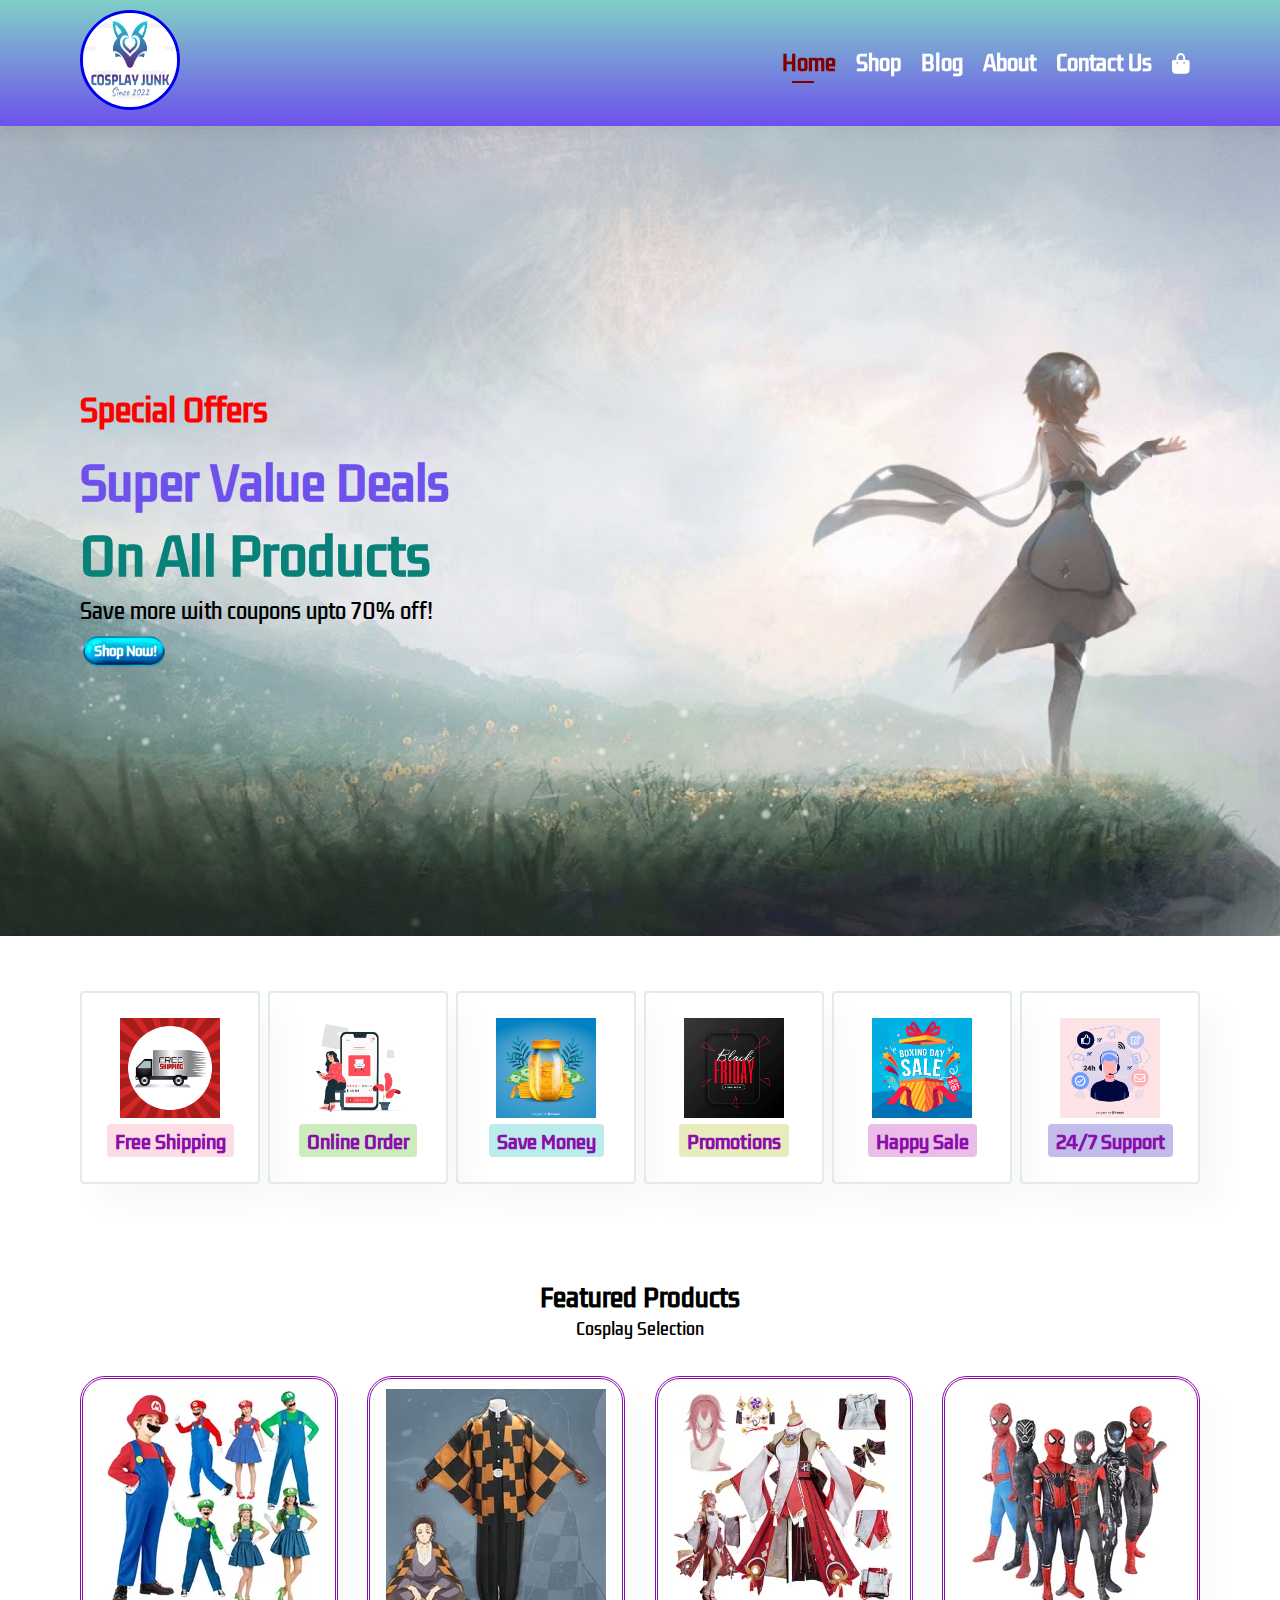
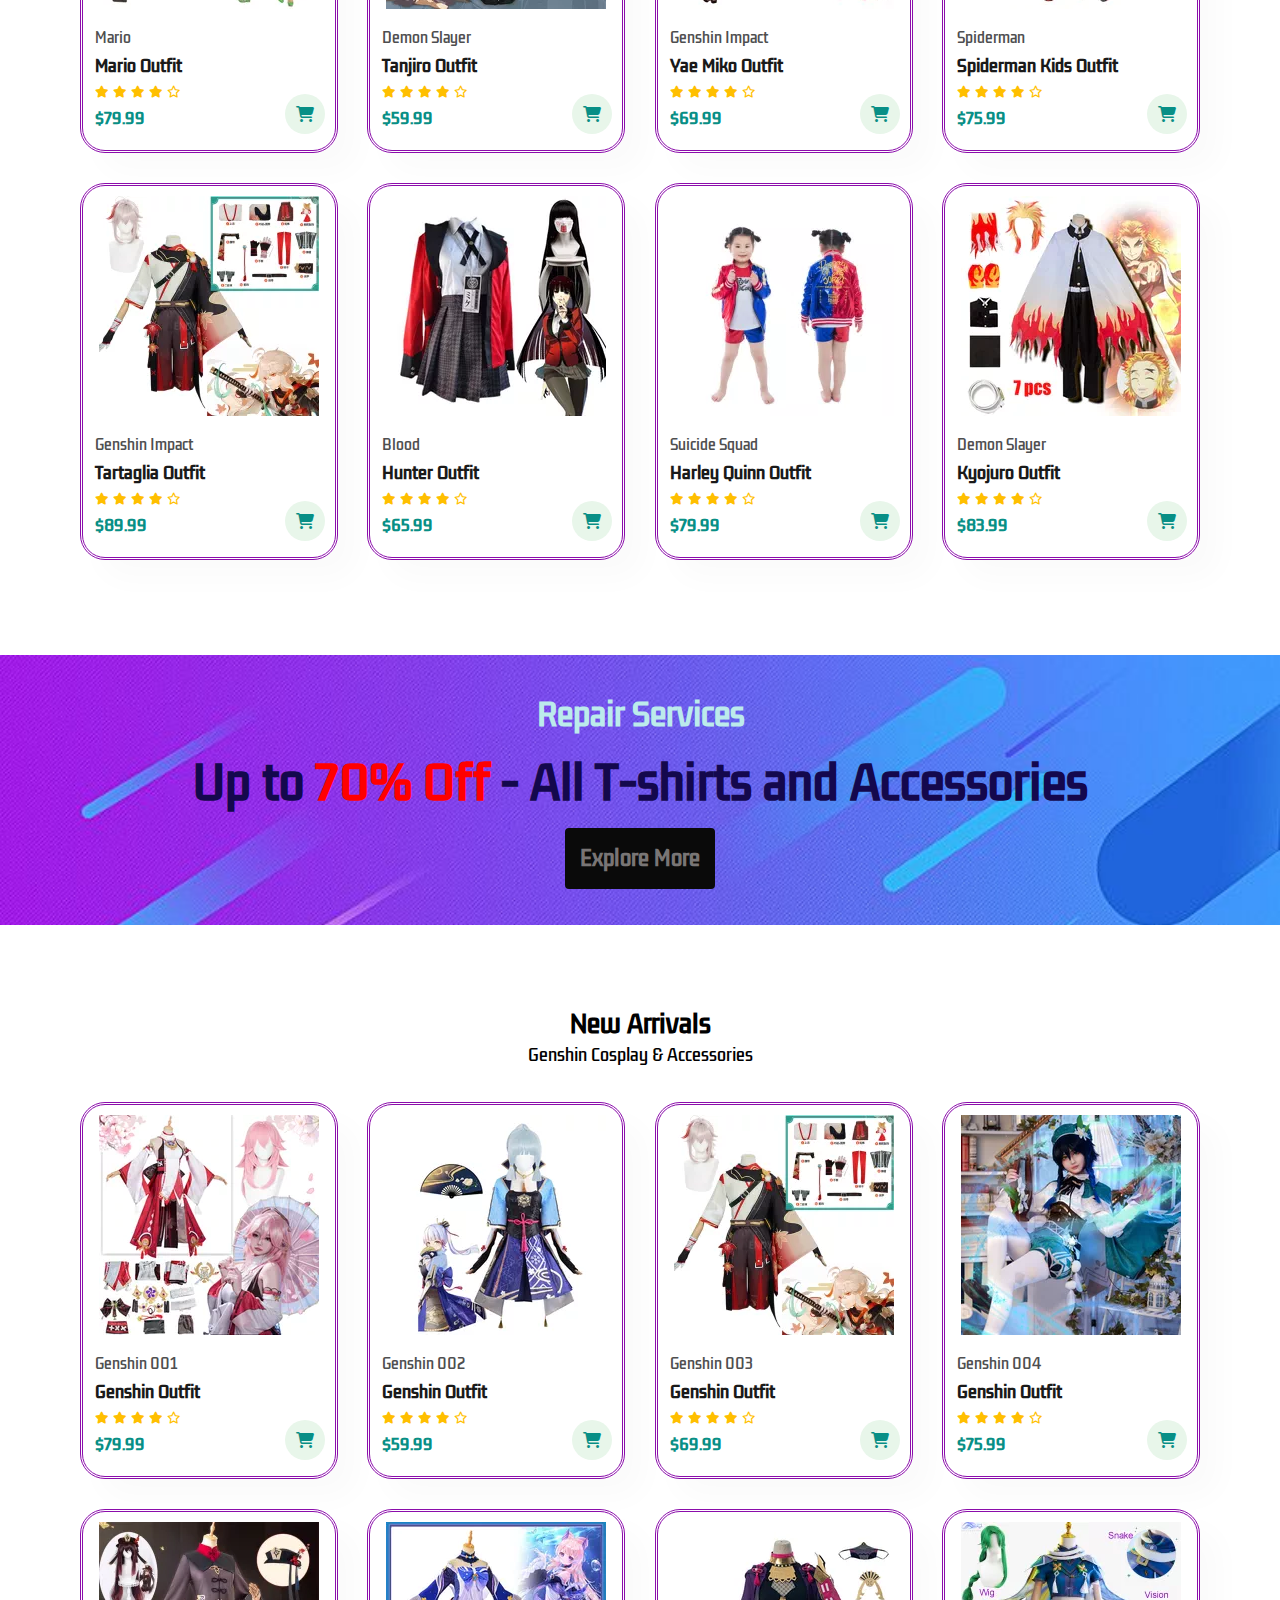
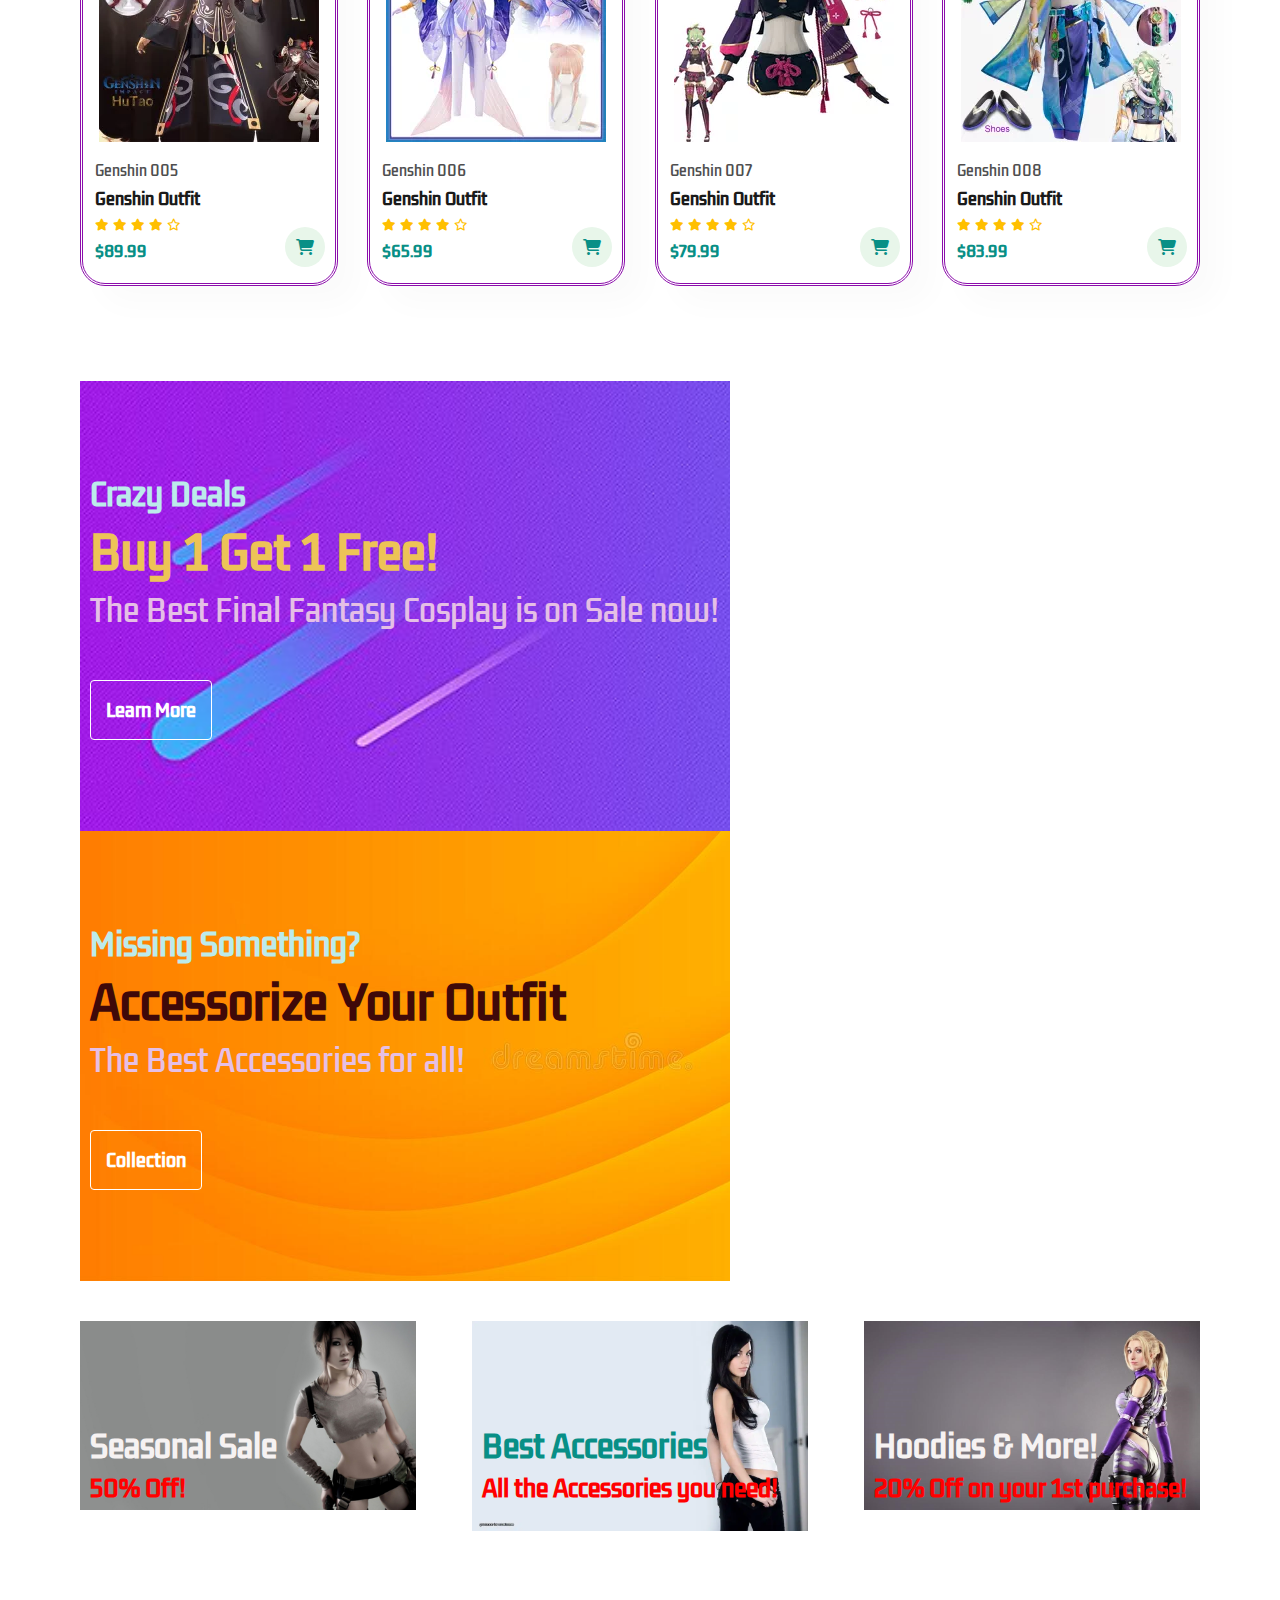
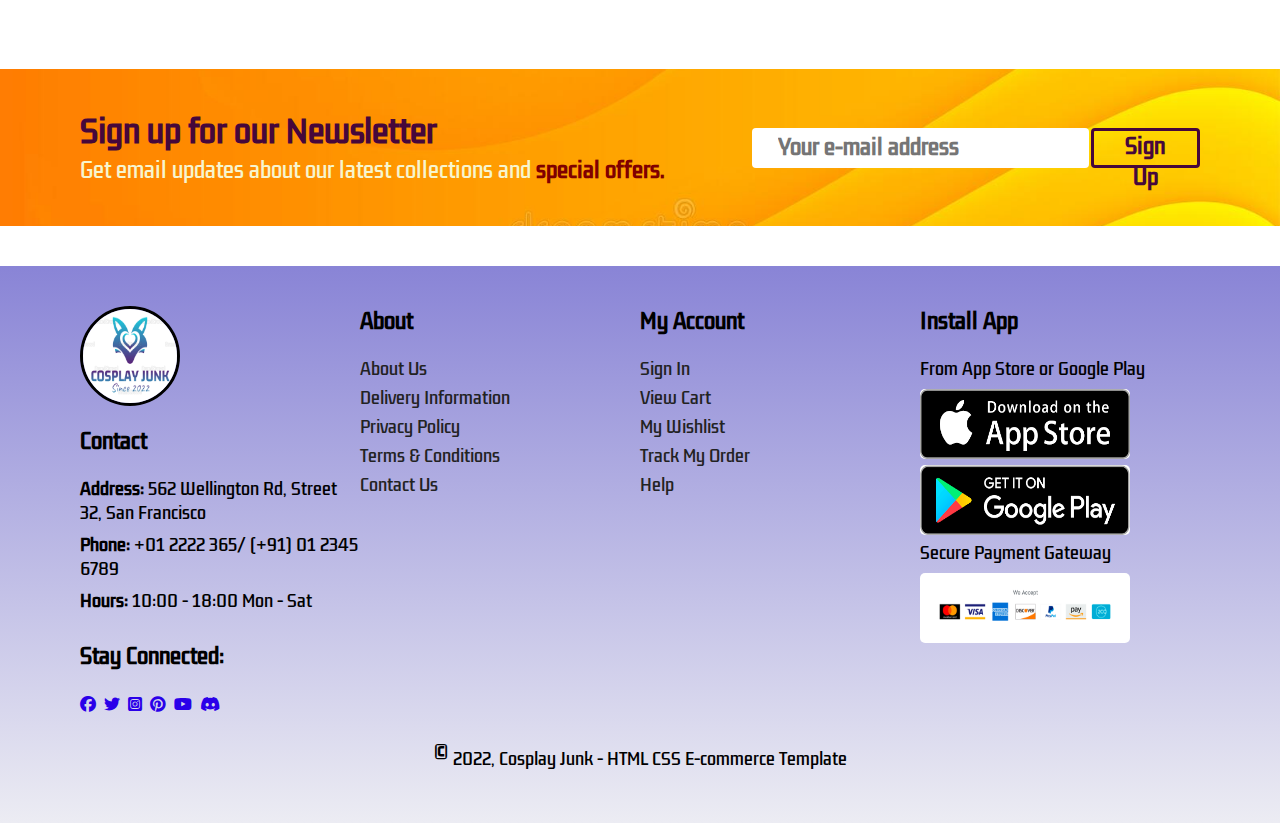
<file: index.html>
<!DOCTYPE html>
<html lang="en">
<head>
    <meta charset="UTF-8">
    <meta http-equiv="X-UA-Compatible" content="IE=edge">
    <meta name="viewport" content="width=device-width, initial-scale=1.0">
    <title>CosplayJunk</title>
    <link rel="stylesheet" href="https://cdnjs.cloudflare.com/ajax/libs/font-awesome/6.1.1/css/all.min.css" />
    <link rel="stylesheet" href="style.css">
</head>
<body>
    <section id="header">
        <a href="#"><img src="images/logo2.png" class="logo" | alt="" /></a>
        <div>
            <ul id="navbar">
                <li><a class="active" href="index.html">Home</a></li>
                <li><a href="shop.html">Shop</a></li>
                <li><a href="blog.html">Blog</a></li>
                <li><a href="about.html">About</a></li>
                <li><a href="contact.html">Contact Us</a></li>
                <li id="lg-bag"><a href="cart.html"><i class="fa-solid fa-bag-shopping"></i></a></li>
                <a href="#" id="close"><i class="fa-solid fa-xmark"></i></a>
            </ul>
        </div>
        <div id="mobile">
            <a href="cart.html"><i class="fa-solid fa-bag-shopping"></i></a>
            <i id="bar" class="fa-solid fa-bars"></i>
        </div>
    </section>

    <section id="hero">
        <h4>Special Offers</h4>
        <h2>Super Value Deals</h2>
        <h1>On All Products</h1>
        <p>Save more with coupons upto 70% off!</p>
        <button>Shop Now!</button>
    </section>

    <section id="feature" class="section-p1">
        <div class="fe-box">
            <img src="images/free-shipping.webp" class="free-shipping" alt="">
            <h6>Free Shipping</h6>
        </div>
        <div class="fe-box">
            <img src="images/order-online.webp" class="online-order" alt="">
            <h6>Online Order</h6>
        </div>
        <div class="fe-box">
            <img src="images/save-money1.webp" class="save-money" alt="">
            <h6>Save Money</h6>
        </div>
        <div class="fe-box">
            <img src="images/promotion.webp" class="promotions" alt="">
            <h6>Promotions</h6>
        </div>
        <div class="fe-box">
            <img src="images/happy-sale1.webp" class="happy-sale" alt="">
            <h6>Happy Sale</h6>
        </div>
        <div class="fe-box">
            <img src="images/support.webp" class="support" alt="">
            <h6>24/7 Support</h6>
        </div>
    </section>

    <section id="product1" class="section-p1">
        <h2>Featured Products</h2>
        <p>Cosplay Selection</p>
        <div class="pro-container">
            <div class="pro">
                <img src="images/fp1.webp" alt="">
                <div class="des">
                    <span>Mario</span>
                    <h5>Mario Outfit</h5>
                    <div class="star">
                        <i class="fa-solid fa-star"></i>
                        <i class="fa-solid fa-star"></i>
                        <i class="fa-solid fa-star"></i>
                        <i class="fa-solid fa-star"></i>
                        <i class="fa-regular fa-star"></i>
                    </div>
                    <h4>$79.99</h4>
                </div>
                <a href="#"><i class="fa-solid fa-cart-shopping cart"></i></a>
            </div>
            <div class="pro">
                <img src="images/fp2.webp" alt="">
                <div class="des">
                    <span>Demon Slayer</span>
                    <h5>Tanjiro Outfit</h5>
                    <div class="star">
                        <i class="fa-solid fa-star"></i>
                        <i class="fa-solid fa-star"></i>
                        <i class="fa-solid fa-star"></i>
                        <i class="fa-solid fa-star"></i>
                        <i class="fa-regular fa-star"></i>
                    </div>
                    <h4>$59.99</h4>
                </div>
                <a href="#"><i class="fa-solid fa-cart-shopping cart"></i></a>
            </div>
            <div class="pro">
                <img src="images/fp3.webp" alt="">
                <div class="des">
                    <span>Genshin Impact</span>
                    <h5>Yae Miko Outfit</h5>
                    <div class="star">
                        <i class="fa-solid fa-star"></i>
                        <i class="fa-solid fa-star"></i>
                        <i class="fa-solid fa-star"></i>
                        <i class="fa-solid fa-star"></i>
                        <i class="fa-regular fa-star"></i>
                    </div>
                    <h4>$69.99</h4>
                </div>
                <a href="#"><i class="fa-solid fa-cart-shopping cart"></i></a>
            </div>
            <div class="pro">
                <img src="images/fp4.webp" alt="">
                <div class="des">
                    <span>Spiderman</span>
                    <h5>Spiderman Kids Outfit</h5>
                    <div class="star">
                        <i class="fa-solid fa-star"></i>
                        <i class="fa-solid fa-star"></i>
                        <i class="fa-solid fa-star"></i>
                        <i class="fa-solid fa-star"></i>
                        <i class="fa-regular fa-star"></i>
                    </div>
                    <h4>$75.99</h4>
                </div>
                <a href="#"><i class="fa-solid fa-cart-shopping cart"></i></a>
            </div>
            <div class="pro">
                <img src="images/fp5.webp" alt="">
                <div class="des">
                    <span>Genshin Impact</span>
                    <h5>Tartaglia Outfit</h5>
                    <div class="star">
                        <i class="fa-solid fa-star"></i>
                        <i class="fa-solid fa-star"></i>
                        <i class="fa-solid fa-star"></i>
                        <i class="fa-solid fa-star"></i>
                        <i class="fa-regular fa-star"></i>
                    </div>
                    <h4>$89.99</h4>
                </div>
                <a href="#"><i class="fa-solid fa-cart-shopping cart"></i></a>
            </div>
            <div class="pro">
                <img src="images/fp6.webp" alt="">
                <div class="des">
                    <span>Blood</span>
                    <h5>Hunter Outfit</h5>
                    <div class="star">
                        <i class="fa-solid fa-star"></i>
                        <i class="fa-solid fa-star"></i>
                        <i class="fa-solid fa-star"></i>
                        <i class="fa-solid fa-star"></i>
                        <i class="fa-regular fa-star"></i>
                    </div>
                    <h4>$65.99</h4>
                </div>
                <a href="#"><i class="fa-solid fa-cart-shopping cart"></i></a>
            </div>
            <div class="pro">
                <img src="images/fp7.webp" alt="">
                <div class="des">
                    <span>Suicide Squad</span>
                    <h5>Harley Quinn Outfit</h5>
                    <div class="star">
                        <i class="fa-solid fa-star"></i>
                        <i class="fa-solid fa-star"></i>
                        <i class="fa-solid fa-star"></i>
                        <i class="fa-solid fa-star"></i>
                        <i class="fa-regular fa-star"></i>
                    </div>
                    <h4>$79.99</h4>
                </div>
                <a href="#"><i class="fa-solid fa-cart-shopping cart"></i></a>
            </div>
            <div class="pro">
                <img src="images/fp8.webp" alt="">
                <div class="des">
                    <span>Demon Slayer</span>
                    <h5>Kyojuro Outfit</h5>
                    <div class="star">
                        <i class="fa-solid fa-star"></i>
                        <i class="fa-solid fa-star"></i>
                        <i class="fa-solid fa-star"></i>
                        <i class="fa-solid fa-star"></i>
                        <i class="fa-regular fa-star"></i>
                    </div>
                    <h4>$83.99</h4>
                </div>
                <a href="#"><i class="fa-solid fa-cart-shopping cart"></i></a>
            </div>
        </div>

    </section>

    <section id="banner" class="section-m1">
        <h4>Repair Services</h4>
        <h2> Up to <span>70% Off</span> - All T-shirts and Accessories</h2>
        <button class="normal">Explore More</button>
    </section>

    <section id="product1" class="section-p1">
        <h2>New Arrivals</h2>
        <p>Genshin Cosplay & Accessories</p>
        <div class="pro-container">
            <div class="pro">
                <img src="images/genshin1.webp" alt="">
                <div class="des">
                    <span>Genshin 001</span>
                    <h5>Genshin Outfit</h5>
                    <div class="star">
                        <i class="fa-solid fa-star"></i>
                        <i class="fa-solid fa-star"></i>
                        <i class="fa-solid fa-star"></i>
                        <i class="fa-solid fa-star"></i>
                        <i class="fa-regular fa-star"></i>
                    </div>
                    <h4>$79.99</h4>
                </div>
                <a href="#"><i class="fa-solid fa-cart-shopping cart"></i></a>
            </div>
            <div class="pro">
                <img src="images/genshin2.webp" alt="">
                <div class="des">
                    <span>Genshin 002</span>
                    <h5>Genshin Outfit</h5>
                    <div class="star">
                        <i class="fa-solid fa-star"></i>
                        <i class="fa-solid fa-star"></i>
                        <i class="fa-solid fa-star"></i>
                        <i class="fa-solid fa-star"></i>
                        <i class="fa-regular fa-star"></i>
                    </div>
                    <h4>$59.99</h4>
                </div>
                <a href="#"><i class="fa-solid fa-cart-shopping cart"></i></a>
            </div>
            <div class="pro">
                <img src="images/genshin3.webp" alt="">
                <div class="des">
                    <span>Genshin 003</span>
                    <h5>Genshin Outfit</h5>
                    <div class="star">
                        <i class="fa-solid fa-star"></i>
                        <i class="fa-solid fa-star"></i>
                        <i class="fa-solid fa-star"></i>
                        <i class="fa-solid fa-star"></i>
                        <i class="fa-regular fa-star"></i>
                    </div>
                    <h4>$69.99</h4>
                </div>
                <a href="#"><i class="fa-solid fa-cart-shopping cart"></i></a>
            </div>
            <div class="pro">
                <img src="images/genshin4.webp" alt="">
                <div class="des">
                    <span>Genshin 004</span>
                    <h5>Genshin Outfit</h5>
                    <div class="star">
                        <i class="fa-solid fa-star"></i>
                        <i class="fa-solid fa-star"></i>
                        <i class="fa-solid fa-star"></i>
                        <i class="fa-solid fa-star"></i>
                        <i class="fa-regular fa-star"></i>
                    </div>
                    <h4>$75.99</h4>
                </div>
                <a href="#"><i class="fa-solid fa-cart-shopping cart"></i></a>
            </div>
            <div class="pro">
                <img src="images/genshin5.webp" alt="">
                <div class="des">
                    <span>Genshin 005</span>
                    <h5>Genshin Outfit</h5>
                    <div class="star">
                        <i class="fa-solid fa-star"></i>
                        <i class="fa-solid fa-star"></i>
                        <i class="fa-solid fa-star"></i>
                        <i class="fa-solid fa-star"></i>
                        <i class="fa-regular fa-star"></i>
                    </div>
                    <h4>$89.99</h4>
                </div>
                <a href="#"><i class="fa-solid fa-cart-shopping cart"></i></a>
            </div>
            <div class="pro">
                <img src="images/genshin6.webp" alt="">
                <div class="des">
                    <span>Genshin 006</span>
                    <h5>Genshin Outfit</h5>
                    <div class="star">
                        <i class="fa-solid fa-star"></i>
                        <i class="fa-solid fa-star"></i>
                        <i class="fa-solid fa-star"></i>
                        <i class="fa-solid fa-star"></i>
                        <i class="fa-regular fa-star"></i>
                    </div>
                    <h4>$65.99</h4>
                </div>
                <a href="#"><i class="fa-solid fa-cart-shopping cart"></i></a>
            </div>
            <div class="pro">
                <img src="images/genshin7.webp" alt="">
                <div class="des">
                    <span>Genshin 007</span>
                    <h5>Genshin Outfit</h5>
                    <div class="star">
                        <i class="fa-solid fa-star"></i>
                        <i class="fa-solid fa-star"></i>
                        <i class="fa-solid fa-star"></i>
                        <i class="fa-solid fa-star"></i>
                        <i class="fa-regular fa-star"></i>
                    </div>
                    <h4>$79.99</h4>
                </div>
                <a href="#"><i class="fa-solid fa-cart-shopping cart"></i></a>
            </div>
            <div class="pro">
                <img src="images/genshin8.webp" alt="">
                <div class="des">
                    <span>Genshin 008</span>
                    <h5>Genshin Outfit</h5>
                    <div class="star">
                        <i class="fa-solid fa-star"></i>
                        <i class="fa-solid fa-star"></i>
                        <i class="fa-solid fa-star"></i>
                        <i class="fa-solid fa-star"></i>
                        <i class="fa-regular fa-star"></i>
                    </div>
                    <h4>$83.99</h4>
                </div>
                <a href="#"><i class="fa-solid fa-cart-shopping cart"></i></a>
            </div>
        </div>

    </section>

    <section id="sm-banner" class="section-p1">
        <div class="banner-box">
            <h4>Crazy Deals</h4>
            <h2>Buy 1 Get 1 Free!</h2>
            <span>The Best Final Fantasy Cosplay is on Sale now!</span><br>
            <button class="white">Learn More</button>
        </div>
        <div class="banner-box banner-box2">
            <h4>Missing Something?</h4>
            <h2>Accessorize Your Outfit</h2>
            <span>The Best Accessories for all!</span><br>
            <button class="white">Collection</button>
        </div>
    </section>

    <section id="banner3">
        <div class="banner-box">
            <h2>Seasonal Sale</h2>
            <h3>50% Off!</h3>
        </div>
        <div class="banner-box b2">
            <h2>Best Accessories</h2>
            <h3>All the Accessories you need!</h3>
        </div>
        <div class="banner-box b3">
            <h2>Hoodies & More!</h2>
            <h3>20% Off on your 1st purchase!</h3>
        </div>
    </section>

    <section id="newsletter" class="section-p1 section-m1">
        <div class="newstext">
            <h4>Sign up for our Newsletter</h4>
            <p>Get email updates about our latest collections and <span>special offers.</span></p>
        </div>
        <div class="form">
            <input type="text" placeholder="Your e-mail address">
            <button class="normal">Sign Up</button>
        </div>

    </section>

    <footer class="section-p1">
        <div class="col">
            <img src="images/logo2.png" class="logo">
            <h4>Contact</h4>
            <p><strong>Address:</strong> 562 Wellington Rd, Street 32, San Francisco</p>
            <p><strong>Phone:</strong> +01 2222 365/ (+91) 01 2345 6789</p>
            <p><strong>Hours:</strong> 10:00 - 18:00 Mon - Sat </p>
            <div class="follow">
                <h4>Stay Connected:</h4>
                <div class="icon">
                    <i class="fa-brands fa-facebook"></i>
                    <i class="fa-brands fa-twitter"></i>
                    <i class="fa-brands fa-instagram-square"></i>
                    <i class="fa-brands fa-pinterest"></i>
                    <i class="fa-brands fa-youtube"></i>
                    <i class="fa-brands fa-discord"></i>
                </div>
            </div>
            
        </div>
        <div class="col">
            <h4>About</h4>
            <a href="#">About Us</a>
            <a href="#">Delivery Information</a>
            <a href="#">Privacy Policy</a>
            <a href="#">Terms & Conditions</a>
            <a href="#">Contact Us</a>
        </div>
        <div class="col">
            <h4>My Account</h4>
            <a href="#">Sign In</a>
            <a href="#">View Cart</a>
            <a href="#">My Wishlist</a>
            <a href="#">Track My Order</a>
            <a href="#">Help</a>
        </div>
        <div class="col install">
            <h4>Install App</h4>
            <p>From App Store or Google Play</p>
            <div class="row">
                <img src="images/appstore.png" alt=""><br>
                <img src="images/googleplay.png" alt="">
            </div>
            <p>Secure Payment Gateway</p>
            <img src="images/pay.png" alt="">
        </div>

        <div class="copyright">
            <p><span>&copy;</span> 2022, Cosplay Junk - HTML CSS E-commerce Template</p>
        </div>

        
    </footer>

    <script src="script.js"></script>
</body>
</html>
</file>
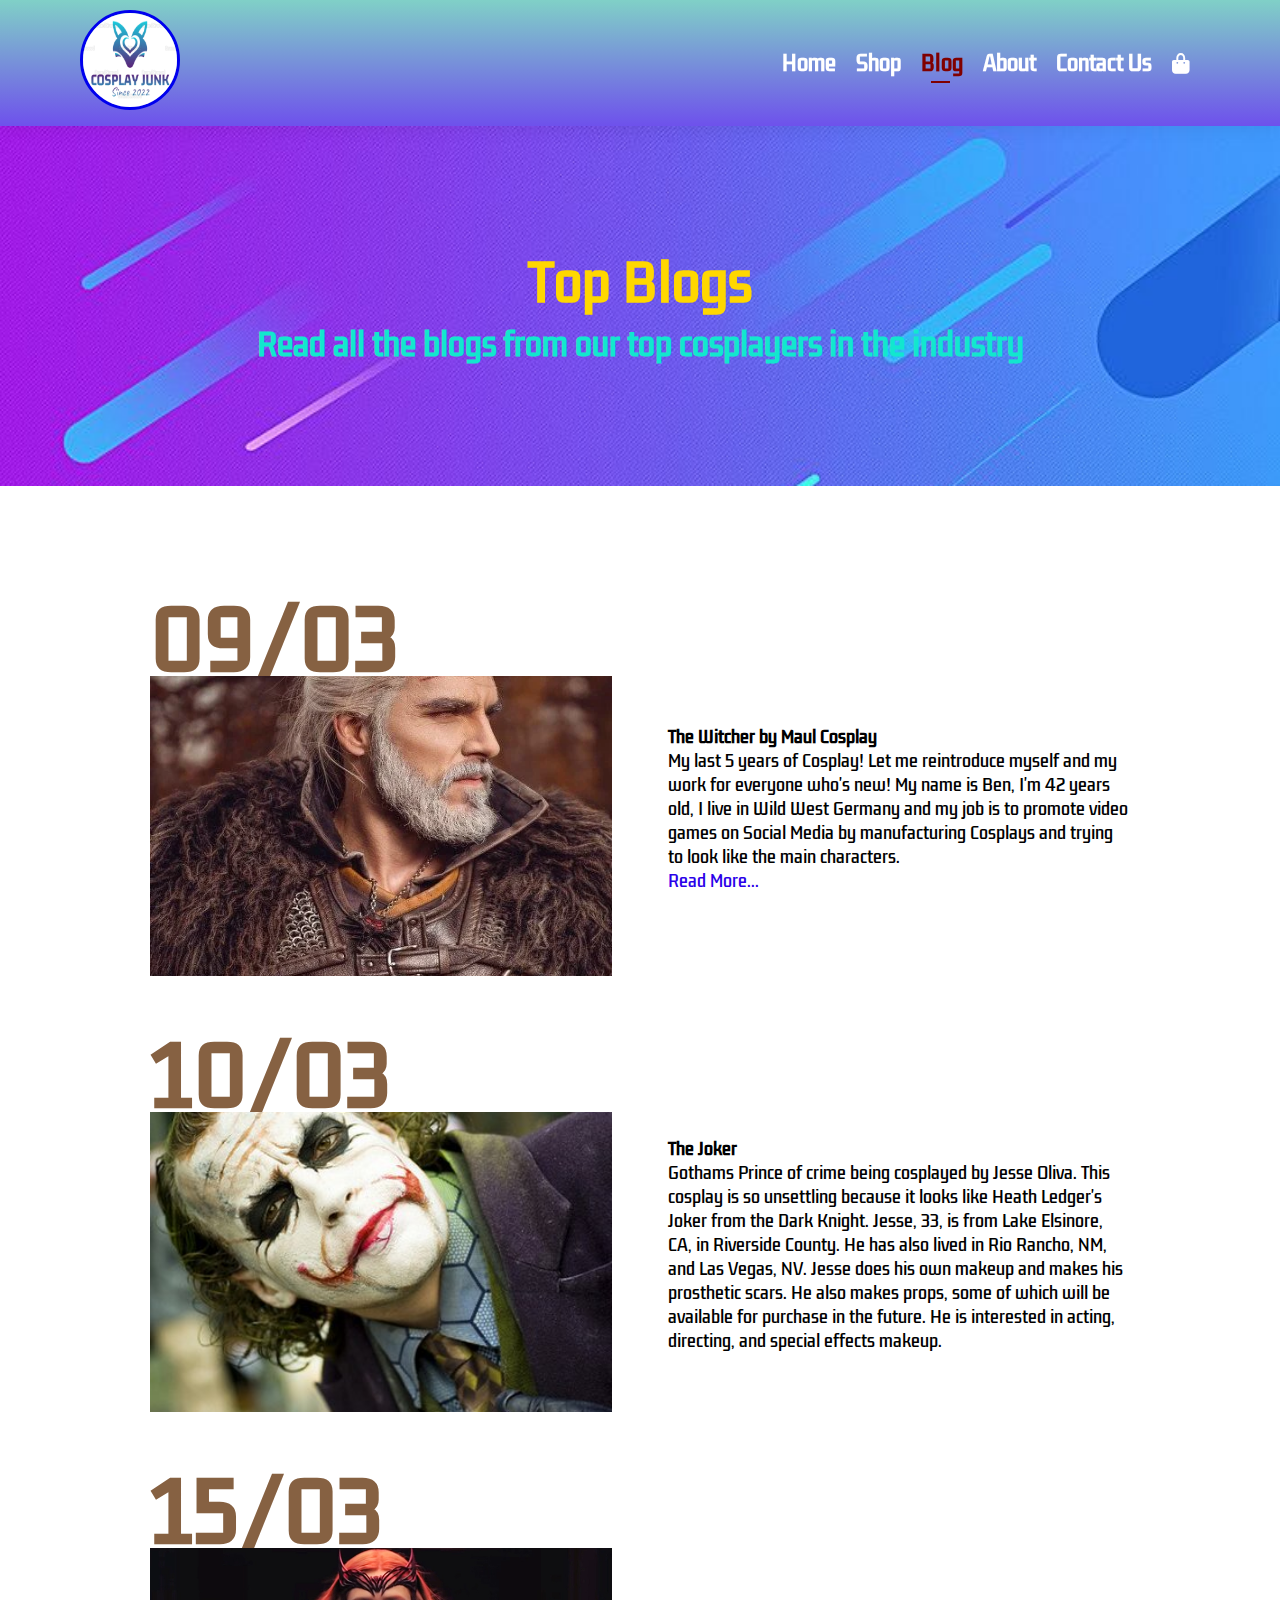
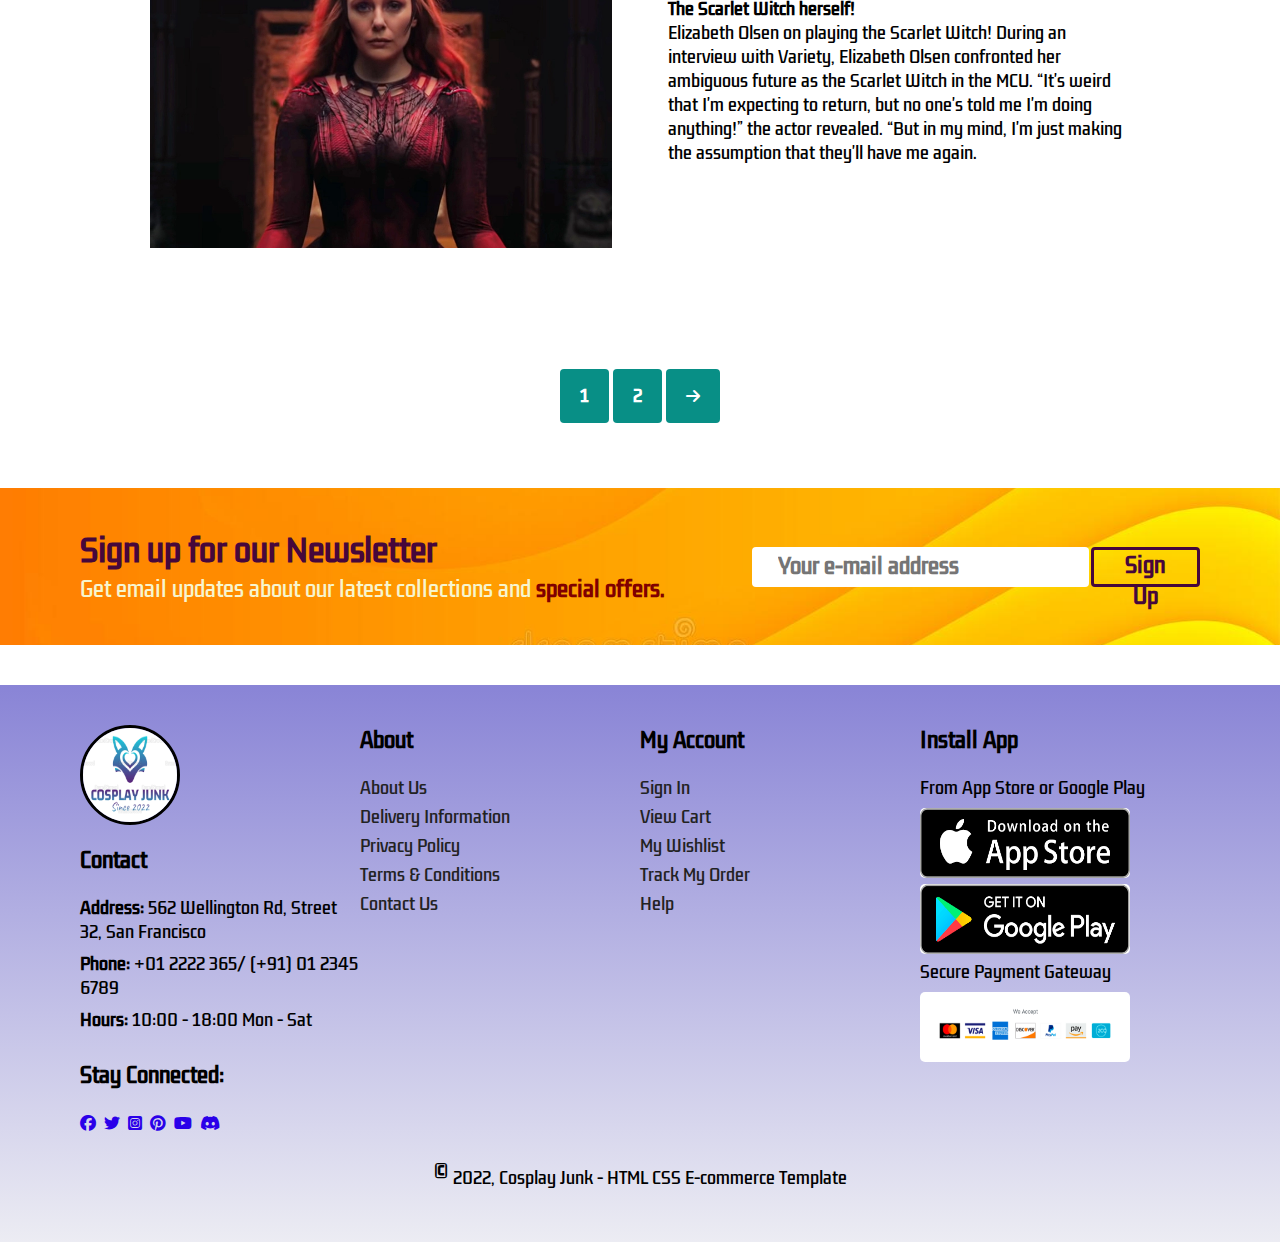
<file: blog.html>
<!DOCTYPE html>
<html lang="en">
<head>
    <meta charset="UTF-8">
    <meta http-equiv="X-UA-Compatible" content="IE=edge">
    <meta name="viewport" content="width=device-width, initial-scale=1.0">
    <title>Document</title>
    <link rel="stylesheet" href="https://cdnjs.cloudflare.com/ajax/libs/font-awesome/6.1.1/css/all.min.css" />
    <link rel="stylesheet" href="style.css">
</head>
<body>
    <section id="header">
        <a href="#"><img src="images/logo2.png" class="logo" | alt="" /></a>
        <div>
            <ul id="navbar">
                <li><a href="index.html">Home</a></li>
                <li><a href="shop.html">Shop</a></li>
                <li><a class="active" href="blog.html">Blog</a></li>
                <li><a href="about.html">About</a></li>
                <li><a href="contact.html">Contact Us</a></li>
                <li id="lg-bag"><a href="cart.html"><i class="fa-solid fa-bag-shopping"></i></a></li>
                <a href="#" id="close"><i class="fa-solid fa-xmark"></i></a>
            </ul>
        </div>
        <div id="mobile">
            <a href="cart.html"><i class="fa-solid fa-bag-shopping"></i></a>
            <i id="bar" class="fa-solid fa-bars"></i>
        </div>
    </section>

    <section id="page-header" class="blog-header">
        
        <h2>Top Blogs</h2>
        <p>Read all the blogs from our top cosplayers in the industry</p>
        
    </section>

    <section id="blog">
        <div class="blog-box">
            <div class="blog-img">
                <img src="images/blog1.webp" alt="">
            </div>
            <div class="blog-details">
                <h4>The Witcher by Maul Cosplay</h4>
                <p>My last 5 years of Cosplay!
                    Let me reintroduce myself and my work for everyone who's new! My name is Ben, I'm 42 years old, I live in Wild West Germany and my job is to promote video games on Social Media by manufacturing Cosplays and trying to look like the main characters.
                    <span class="read-more-text"> 
                        I do this with all my heart, it's the best job I could ever imagine and I hope I will be able to do this for a very long time. I'm happy to make this all happen together with my wifey Maja!
                        Under each of my videos, I see comments like: "Have you ever done ... ?!" - so I thought it would be nice to bring up all the guys that I actually cosplayed. 
                        Thank you for supporting my work for such a long time now!
                    </span>
                </p>
                <span class="read-more-btn">Read More...</span>
            </div>
            <h1>09/03</h1>
        </div>
        <div class="blog-box">
            <div class="blog-img">
                <img src="images/blog2.jpg" alt="">
            </div>
            <div class="blog-details">
                <h4>The Joker</h4>
                <p>Gothams Prince of crime being cosplayed by Jesse Oliva. This cosplay is so unsettling because it looks like Heath Ledger's Joker from the Dark Knight. Jesse, 33, is from Lake Elsinore, CA, in Riverside County. He has also lived in Rio Rancho, NM, and Las Vegas, NV.  Jesse does his own makeup and makes his prosthetic scars. He also makes props, some of which will be available for purchase in the future. He is interested in acting, directing, and special effects makeup.         </p>
                
            </div>
            <h1>10/03</h1>
        </div>
        <div class="blog-box">
            <div class="blog-img">
                <img src="images/blog3.jpg" alt="Scarlet Witch Cosplay">
            </div>
            <div class="blog-details">
                <h4>The Scarlet Witch herself!</h4>
                <p>Elizabeth Olsen on playing the Scarlet Witch!
                    During an interview with Variety, Elizabeth Olsen confronted her ambiguous future as the Scarlet Witch in the MCU. “It's weird that I'm expecting to return, but no one's told me I'm doing anything!” the actor revealed. “But in my mind, I'm just making the assumption that they'll have me again.
                    
                </p>
                
            </div>
            <h1>15/03</h1>
        </div>
    </section>

    <section id="pagination" class="section-p1">
        <a href="#">1</a>
        <a href="#">2</a>
        <a href="#"><i class="fa-solid fa-arrow-right"></i></a>
    </section>

    <section id="newsletter" class="section-p1 section-m1">
        <div class="newstext">
            <h4>Sign up for our Newsletter</h4>
            <p>Get email updates about our latest collections and <span>special offers.</span></p>
        </div>
        <div class="form">
            <input type="text" placeholder="Your e-mail address">
            <button class="normal">Sign Up</button>
        </div>

    </section>

    <footer class="section-p1">
        <div class="col">
            <img src="images/logo2.png" class="logo">
            <h4>Contact</h4>
            <p><strong>Address:</strong> 562 Wellington Rd, Street 32, San Francisco</p>
            <p><strong>Phone:</strong> +01 2222 365/ (+91) 01 2345 6789</p>
            <p><strong>Hours:</strong> 10:00 - 18:00 Mon - Sat </p>
            <div class="follow">
                <h4>Stay Connected:</h4>
                <div class="icon">
                    <i class="fa-brands fa-facebook"></i>
                    <i class="fa-brands fa-twitter"></i>
                    <i class="fa-brands fa-instagram-square"></i>
                    <i class="fa-brands fa-pinterest"></i>
                    <i class="fa-brands fa-youtube"></i>
                    <i class="fa-brands fa-discord"></i>
                </div>
            </div>
            
        </div>
        <div class="col">
            <h4>About</h4>
            <a href="#">About Us</a>
            <a href="#">Delivery Information</a>
            <a href="#">Privacy Policy</a>
            <a href="#">Terms & Conditions</a>
            <a href="#">Contact Us</a>
        </div>
        <div class="col">
            <h4>My Account</h4>
            <a href="#">Sign In</a>
            <a href="#">View Cart</a>
            <a href="#">My Wishlist</a>
            <a href="#">Track My Order</a>
            <a href="#">Help</a>
        </div>
        <div class="col install">
            <h4>Install App</h4>
            <p>From App Store or Google Play</p>
            <div class="row">
                <img src="images/appstore.png" alt=""><br>
                <img src="images/googleplay.png" alt="">
            </div>
            <p>Secure Payment Gateway</p>
            <img src="images/pay.png" alt="">
        </div>

        <div class="copyright">
            <p><span>&copy;</span> 2022, Cosplay Junk - HTML CSS E-commerce Template</p>
        </div>

        
    </footer>

    <script src="script.js"></script>
</body>
</html>
</file>
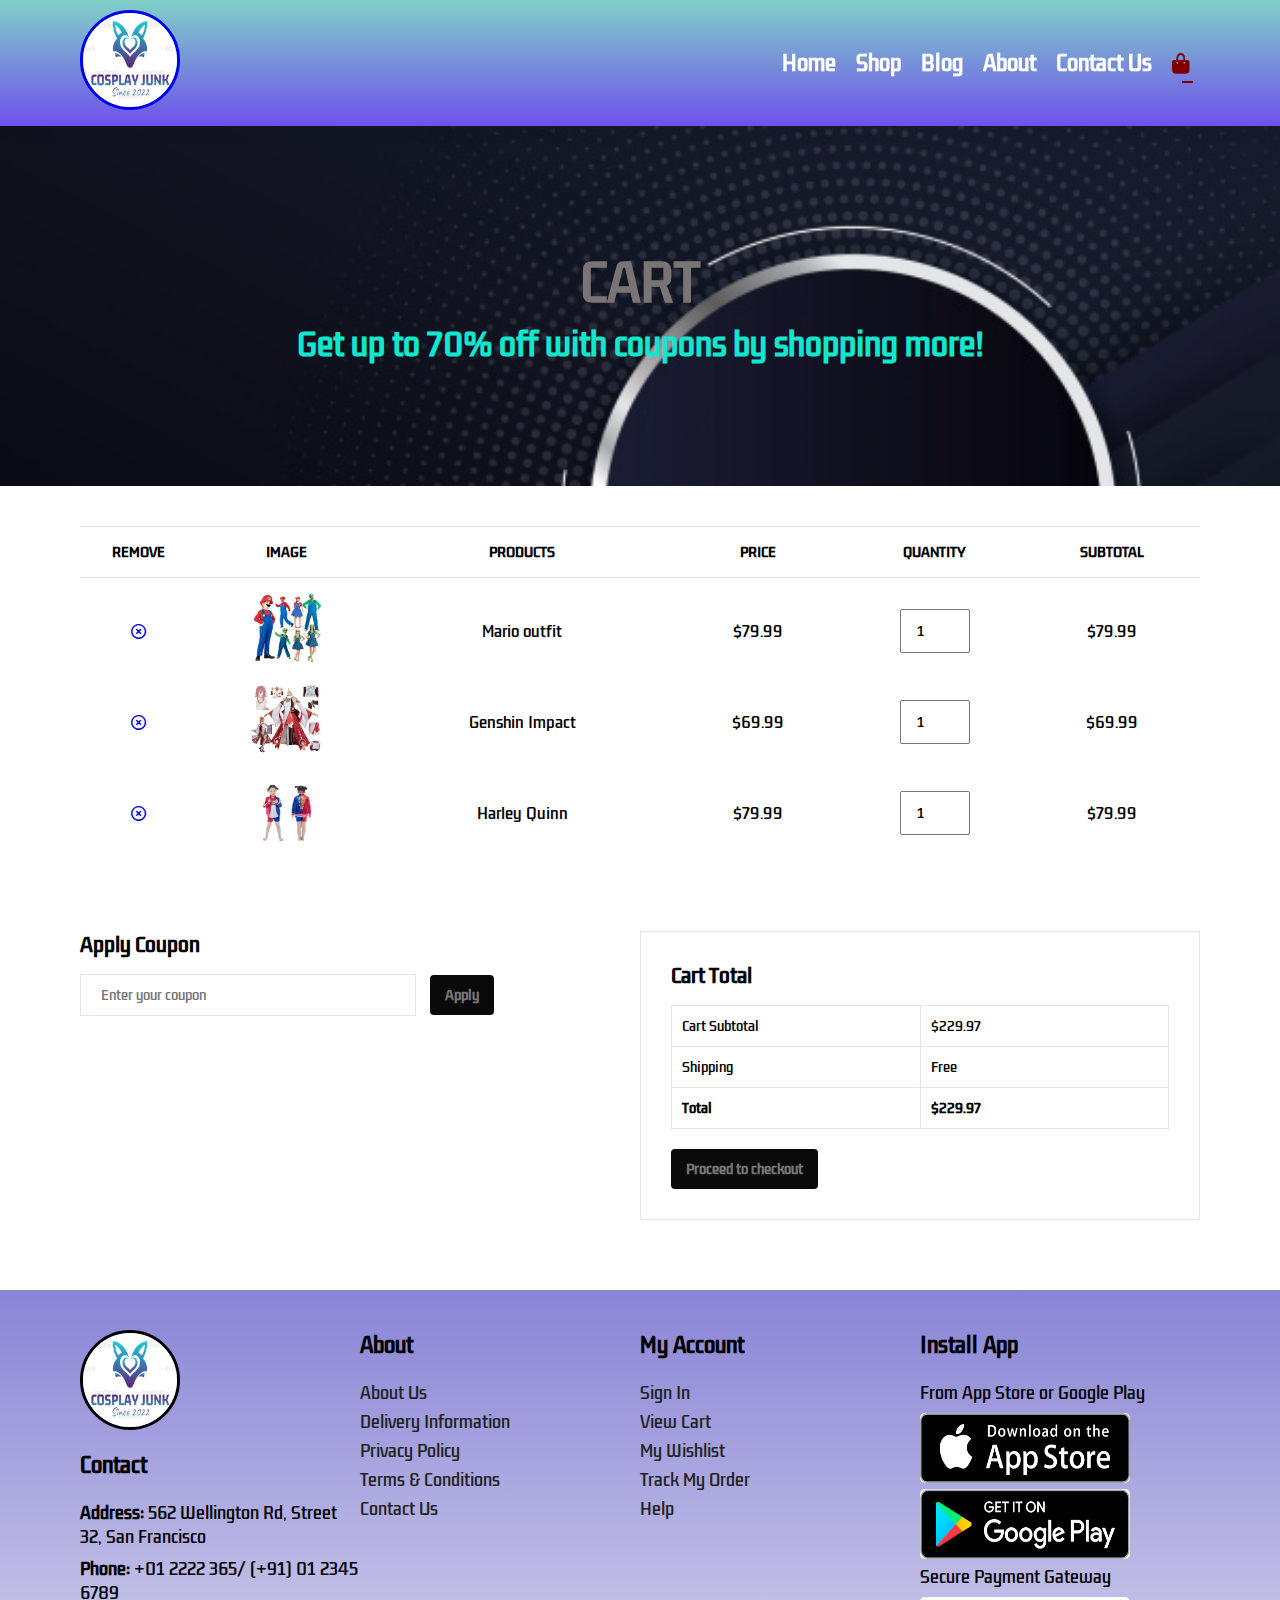
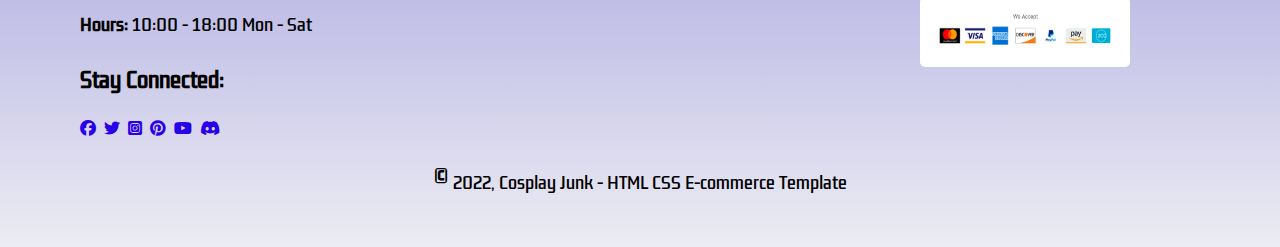
<file: cart.html>
<!DOCTYPE html>
<html lang="en">
<head>
    <meta charset="UTF-8">
    <meta http-equiv="X-UA-Compatible" content="IE=edge">
    <meta name="viewport" content="width=device-width, initial-scale=1.0">
    <title>Document</title>
    <link rel="stylesheet" href="https://cdnjs.cloudflare.com/ajax/libs/font-awesome/6.1.1/css/all.min.css" />
    <link rel="stylesheet" href="style.css">
</head>
<body>
    <section id="header">
        <a href="#"><img src="images/logo2.png" class="logo" | alt="" /></a>
        <div>
            <ul id="navbar">
                <li><a href="index.html">Home</a></li>
                <li><a href="shop.html">Shop</a></li>
                <li><a href="blog.html">Blog</a></li>
                <li><a href="about.html">About</a></li>
                <li><a href="contact.html">Contact Us</a></li>
                <li id="lg-bag"><a class="active" href="cart.html"><i class="fa-solid fa-bag-shopping"></i></a></li>
                <a href="#" id="close"><i class="fa-solid fa-xmark"></i></a>
            </ul>
        </div>
        <div id="mobile">
            <a href="cart.html"><i class="fa-solid fa-bag-shopping"></i></a>
            <i id="bar" class="fa-solid fa-bars"></i>
        </div>
    </section>

    <section id="page-header" class="cart-header">
        
        <h2>CART</h2>
        <p>Get up to 70% off with coupons by shopping more!</p>
        
    </section>

    <section id="cart" class="section-p1">
        <table width="100%">
            <thead>
                <tr>
                    <td>Remove</td>
                    <td>Image</td>
                    <td>Products</td>
                    <td>Price</td>
                    <td>Quantity</td>
                    <td>Subtotal</td>
                </tr>
            </thead>
            <tbody>
                <tr>
                    <td><a href="#"><i class="fa-regular fa-circle-xmark"></i></a></td>
                    <td><img src="images/fp1.webp" alt=""></td>
                    <td>Mario outfit</td>
                    <td>$79.99</td>
                    <td><input type="number" value="1"></td>
                    <td>$79.99</td>
                </tr>
                <tr>
                    <td><a href="#"><i class="fa-regular fa-circle-xmark"></i></a></td>
                    <td><img src="images/fp3.webp" alt=""></td>
                    <td>Genshin Impact</td>
                    <td>$69.99</td>
                    <td><input type="number" value="1"></td>
                    <td>$69.99</td>
                </tr>
                <tr>
                    <td><a href="#"><i class="fa-regular fa-circle-xmark"></i></a></td>
                    <td><img src="images/fp7.webp" alt=""></td>
                    <td>Harley Quinn</td>
                    <td>$79.99</td>
                    <td><input type="number" value="1"></td>
                    <td>$79.99</td>
                </tr>
            </tbody>
        </table>
    </section>

    <section id="cart-add" class="section-p1">
        <div id="coupon">
            <h3>Apply Coupon</h3>
            <div>
                <input type="text" placeholder="Enter your coupon">
                <button class="normal">Apply</button>
            </div>
        </div>

        <div id="subtotal">
            <h3>Cart Total</h3>
            <table>
                <tr>
                    <td>Cart Subtotal</td>
                    <td>$229.97</td>
                </tr>
                <tr>
                    <td>Shipping</td>
                    <td>Free</td>
                </tr>
                <tr>
                    <td><strong>Total</strong></td>
                    <td><strong>$229.97</strong></td>
                </tr>
            </table>
            <button class="normal">Proceed to checkout</button>
        </div>
    </section>

    

    <footer class="section-p1">
        <div class="col">
            <img src="images/logo2.png" class="logo">
            <h4>Contact</h4>
            <p><strong>Address:</strong> 562 Wellington Rd, Street 32, San Francisco</p>
            <p><strong>Phone:</strong> +01 2222 365/ (+91) 01 2345 6789</p>
            <p><strong>Hours:</strong> 10:00 - 18:00 Mon - Sat </p>
            <div class="follow">
                <h4>Stay Connected:</h4>
                <div class="icon">
                    <i class="fa-brands fa-facebook"></i>
                    <i class="fa-brands fa-twitter"></i>
                    <i class="fa-brands fa-instagram-square"></i>
                    <i class="fa-brands fa-pinterest"></i>
                    <i class="fa-brands fa-youtube"></i>
                    <i class="fa-brands fa-discord"></i>
                </div>
            </div>
            
        </div>
        <div class="col">
            <h4>About</h4>
            <a href="#">About Us</a>
            <a href="#">Delivery Information</a>
            <a href="#">Privacy Policy</a>
            <a href="#">Terms & Conditions</a>
            <a href="#">Contact Us</a>
        </div>
        <div class="col">
            <h4>My Account</h4>
            <a href="#">Sign In</a>
            <a href="#">View Cart</a>
            <a href="#">My Wishlist</a>
            <a href="#">Track My Order</a>
            <a href="#">Help</a>
        </div>
        <div class="col install">
            <h4>Install App</h4>
            <p>From App Store or Google Play</p>
            <div class="row">
                <img src="images/appstore.png" alt=""><br>
                <img src="images/googleplay.png" alt="">
            </div>
            <p>Secure Payment Gateway</p>
            <img src="images/pay.png" alt="">
        </div>

        <div class="copyright">
            <p><span>&copy;</span> 2022, Cosplay Junk - HTML CSS E-commerce Template</p>
        </div>

        
    </footer>

    <script src="script.js"></script>
</body>
</html>
</file>
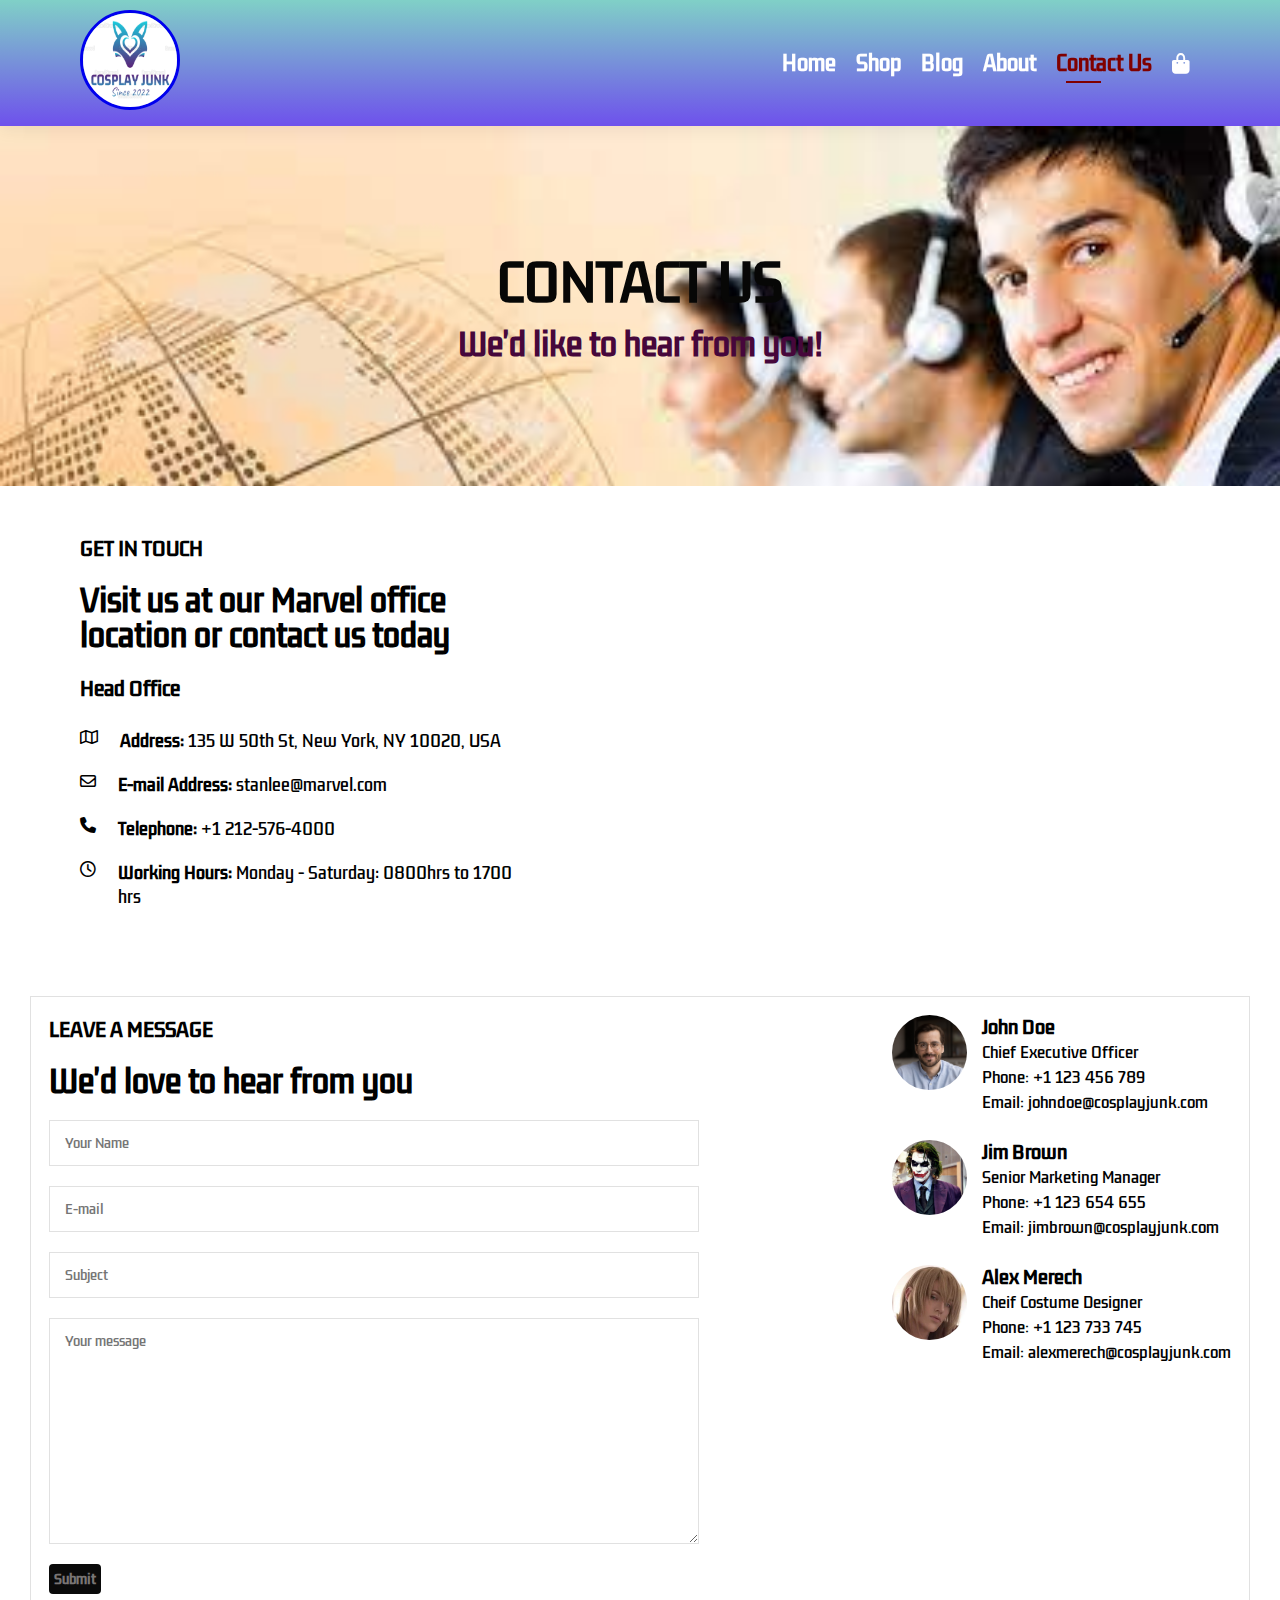
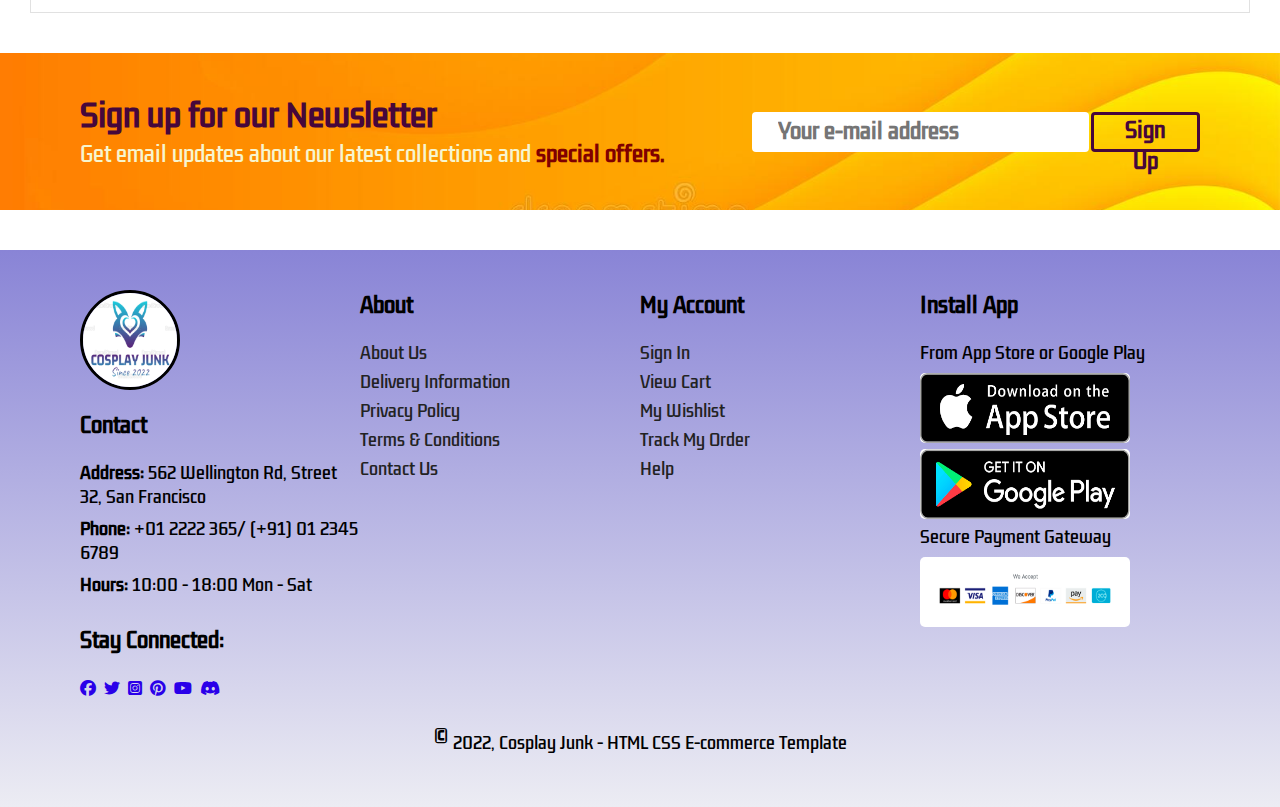
<file: contact.html>
<!DOCTYPE html>
<html lang="en">
<head>
    <meta charset="UTF-8">
    <meta http-equiv="X-UA-Compatible" content="IE=edge">
    <meta name="viewport" content="width=device-width, initial-scale=1.0">
    <title>Document</title>
    <link rel="stylesheet" href="https://cdnjs.cloudflare.com/ajax/libs/font-awesome/6.1.1/css/all.min.css" />
    <link rel="stylesheet" href="style.css">
</head>
<body>
    <section id="header">
        <a href="#"><img src="images/logo2.png" class="logo" | alt="" /></a>
        <div>
            <ul id="navbar">
                <li><a href="index.html">Home</a></li>
                <li><a href="shop.html">Shop</a></li>
                <li><a href="blog.html">Blog</a></li>
                <li><a href="about.html">About</a></li>
                <li><a class="active" href="contact.html">Contact Us</a></li>
                <li id="lg-bag"><a href="cart.html"><i class="fa-solid fa-bag-shopping"></i></a></li>
                <a href="#" id="close"><i class="fa-solid fa-xmark"></i></a>
            </ul>
        </div>
        <div id="mobile">
            <a href="cart.html"><i class="fa-solid fa-bag-shopping"></i></a>
            <i id="bar" class="fa-solid fa-bars"></i>
        </div>
    </section>

    <section id="page-header" class="contact-header">
        
        <h2>CONTACT US</h2>
        <p>We'd like to hear from you!</p>
        
    </section>

    <section id="contact-details" class="section-p1">
        <div class="details">
            <span>GET IN TOUCH</span>
            <h2>Visit us at our Marvel office location or contact us today</h2>
            <h3>Head Office</h3>
            <div>
                <li>
                    <i class="fa-regular fa-map"></i>
                    <p><strong>Address:</strong> 135 W 50th St, New York, NY 10020, USA</p>
                </li>
                <li>
                    <i class="fa-regular fa-envelope"></i>
                    <p><strong>E-mail Address:</strong> stanlee@marvel.com</p>
                </li>
                <li>
                    <i class="fa-solid fa-phone"></i>
                    <p><strong>Telephone:</strong> +1 212-576-4000</p>
                </li>
                <li>
                    <i class="fa-regular fa-clock"></i>
                    <p><strong>Working Hours:</strong> Monday - Saturday: 0800hrs to 1700 hrs</p>
                </li>
            </div>
        </div>
        <div class="map">
            <iframe src="https://www.google.com/maps/embed?pb=!1m18!1m12!1m3!1d49511050.09534426!2d-145.70068359375!3d40.76390128094589!2m3!1f0!2f0!3f0!3m2!1i1024!2i768!4f13.1!3m3!1m2!1s0x89c25900f1b107d3%3A0xab4c80b6e25831dd!2sMarvel%20Entertainment!5e0!3m2!1sen!2ske!4v1655675340280!5m2!1sen!2ske" width="600" height="450" style="border:0;" allowfullscreen="" loading="lazy" referrerpolicy="no-referrer-when-downgrade"></iframe>
        </div>
    </section>

    <section id="form-details">
        <form action="">
            <span>LEAVE A MESSAGE</span>
            <h2>We'd love to hear from you</h2>
            <input type="text" placeholder="Your Name">
            <input type="text" placeholder="E-mail">
            <input type="text" placeholder="Subject">
            <textarea name="" id="" cols="30" rows="10" placeholder="Your message"></textarea>
            <button class="normal">Submit</button>
        </form>

        <div class="people">
            <div>
                <img src="images/prof1.jpg" alt="">
                <p><span>John Doe</span> Chief Executive Officer <br> Phone: +1 123 456 789 <br> Email: johndoe@cosplayjunk.com</p>
            </div>
            <div>
                <img src="images/prof2.jpg" alt="">
                <p><span>Jim Brown</span> Senior Marketing Manager <br> Phone: +1 123 654 655 <br> Email: jimbrown@cosplayjunk.com</p>
            </div>
            <div>
                <img src="images/prof3.webp" alt="">
                <p><span>Alex Merech</span> Cheif Costume Designer <br> Phone: +1 123 733 745 <br> Email: alexmerech@cosplayjunk.com</p>
            </div>
        </div>
    </section>

    <section id="newsletter" class="section-p1 section-m1">
        <div class="newstext">
            <h4>Sign up for our Newsletter</h4>
            <p>Get email updates about our latest collections and <span>special offers.</span></p>
        </div>
        <div class="form">
            <input type="text" placeholder="Your e-mail address">
            <button class="normal">Sign Up</button>
        </div>

    </section>

    <footer class="section-p1">
        <div class="col">
            <img src="images/logo2.png" class="logo">
            <h4>Contact</h4>
            <p><strong>Address:</strong> 562 Wellington Rd, Street 32, San Francisco</p>
            <p><strong>Phone:</strong> +01 2222 365/ (+91) 01 2345 6789</p>
            <p><strong>Hours:</strong> 10:00 - 18:00 Mon - Sat </p>
            <div class="follow">
                <h4>Stay Connected:</h4>
                <div class="icon">
                    <i class="fa-brands fa-facebook"></i>
                    <i class="fa-brands fa-twitter"></i>
                    <i class="fa-brands fa-instagram-square"></i>
                    <i class="fa-brands fa-pinterest"></i>
                    <i class="fa-brands fa-youtube"></i>
                    <i class="fa-brands fa-discord"></i>
                </div>
            </div>
            
        </div>
        <div class="col">
            <h4>About</h4>
            <a href="#">About Us</a>
            <a href="#">Delivery Information</a>
            <a href="#">Privacy Policy</a>
            <a href="#">Terms & Conditions</a>
            <a href="#">Contact Us</a>
        </div>
        <div class="col">
            <h4>My Account</h4>
            <a href="#">Sign In</a>
            <a href="#">View Cart</a>
            <a href="#">My Wishlist</a>
            <a href="#">Track My Order</a>
            <a href="#">Help</a>
        </div>
        <div class="col install">
            <h4>Install App</h4>
            <p>From App Store or Google Play</p>
            <div class="row">
                <img src="images/appstore.png" alt=""><br>
                <img src="images/googleplay.png" alt="">
            </div>
            <p>Secure Payment Gateway</p>
            <img src="images/pay.png" alt="">
        </div>

        <div class="copyright">
            <p><span>&copy;</span> 2022, Cosplay Junk - HTML CSS E-commerce Template</p>
        </div>

        
    </footer>

    <script src="script.js"></script>
</body>
</html>
</file>
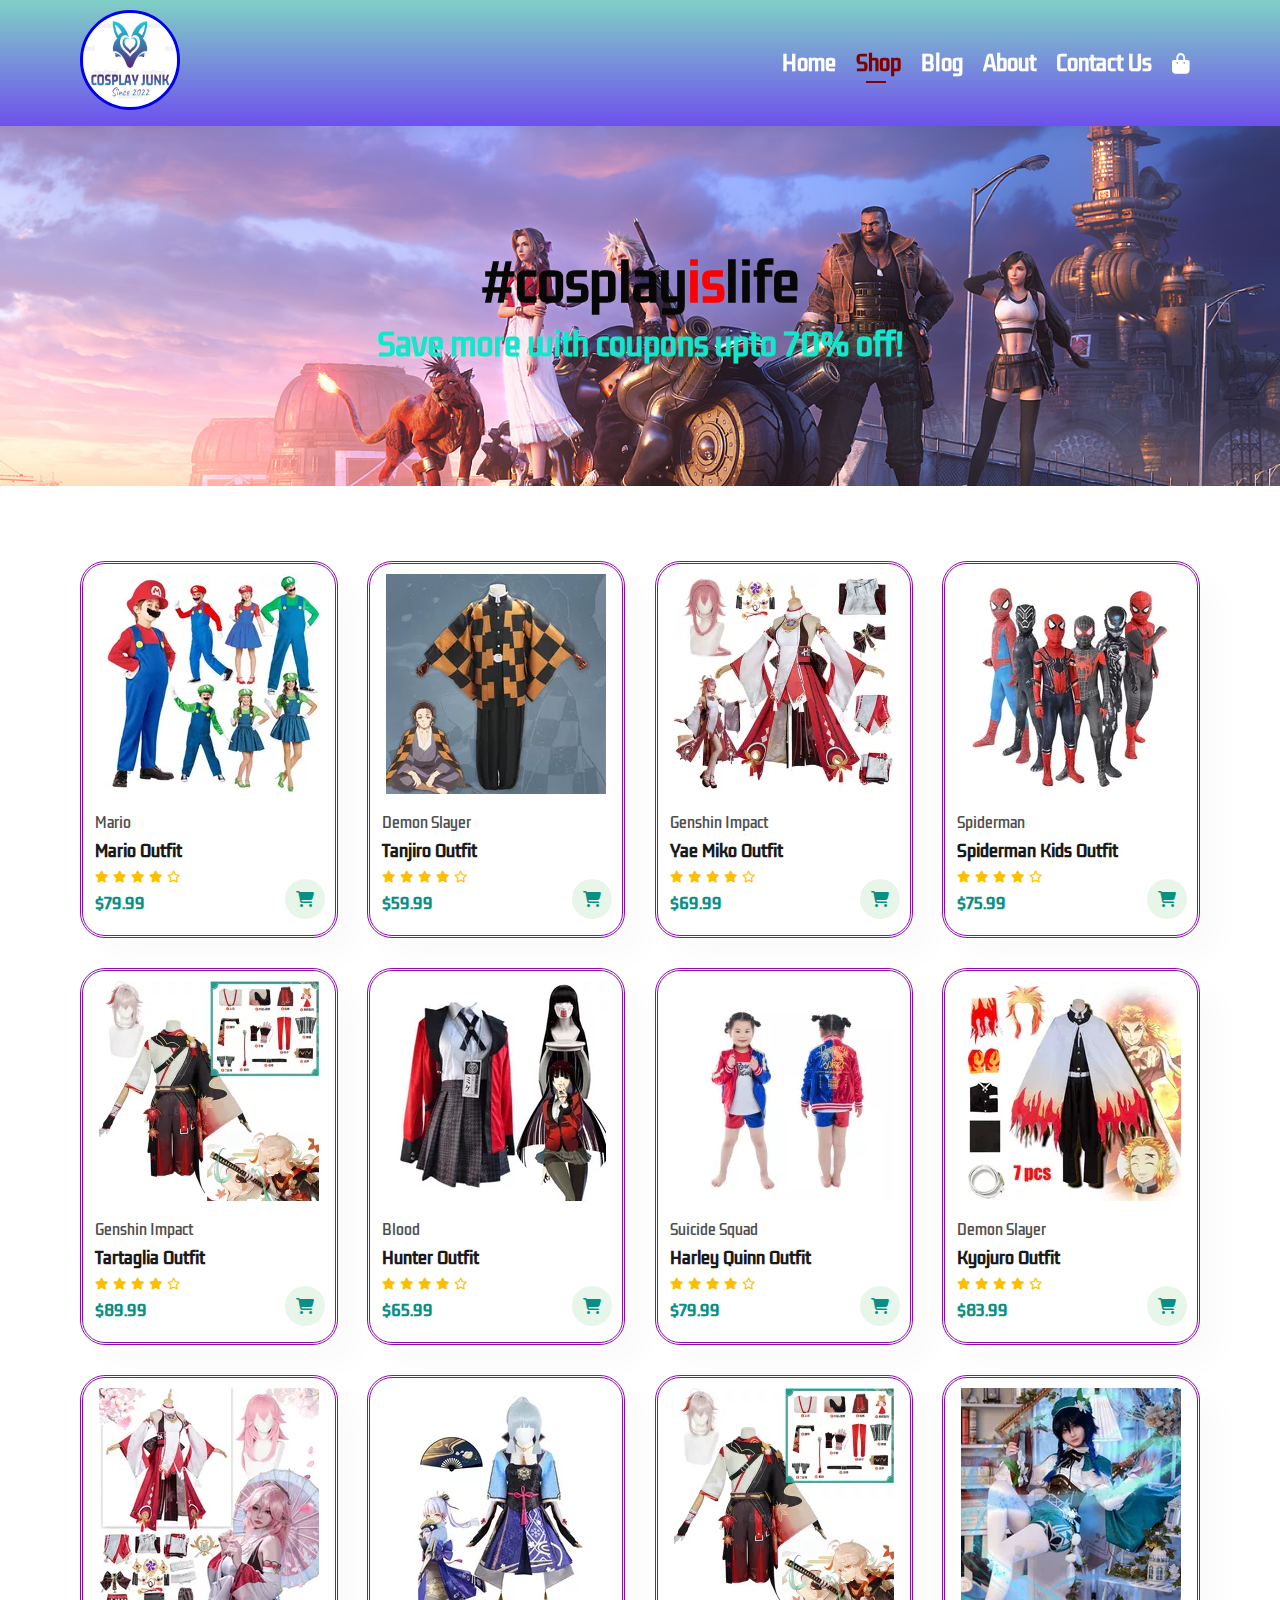
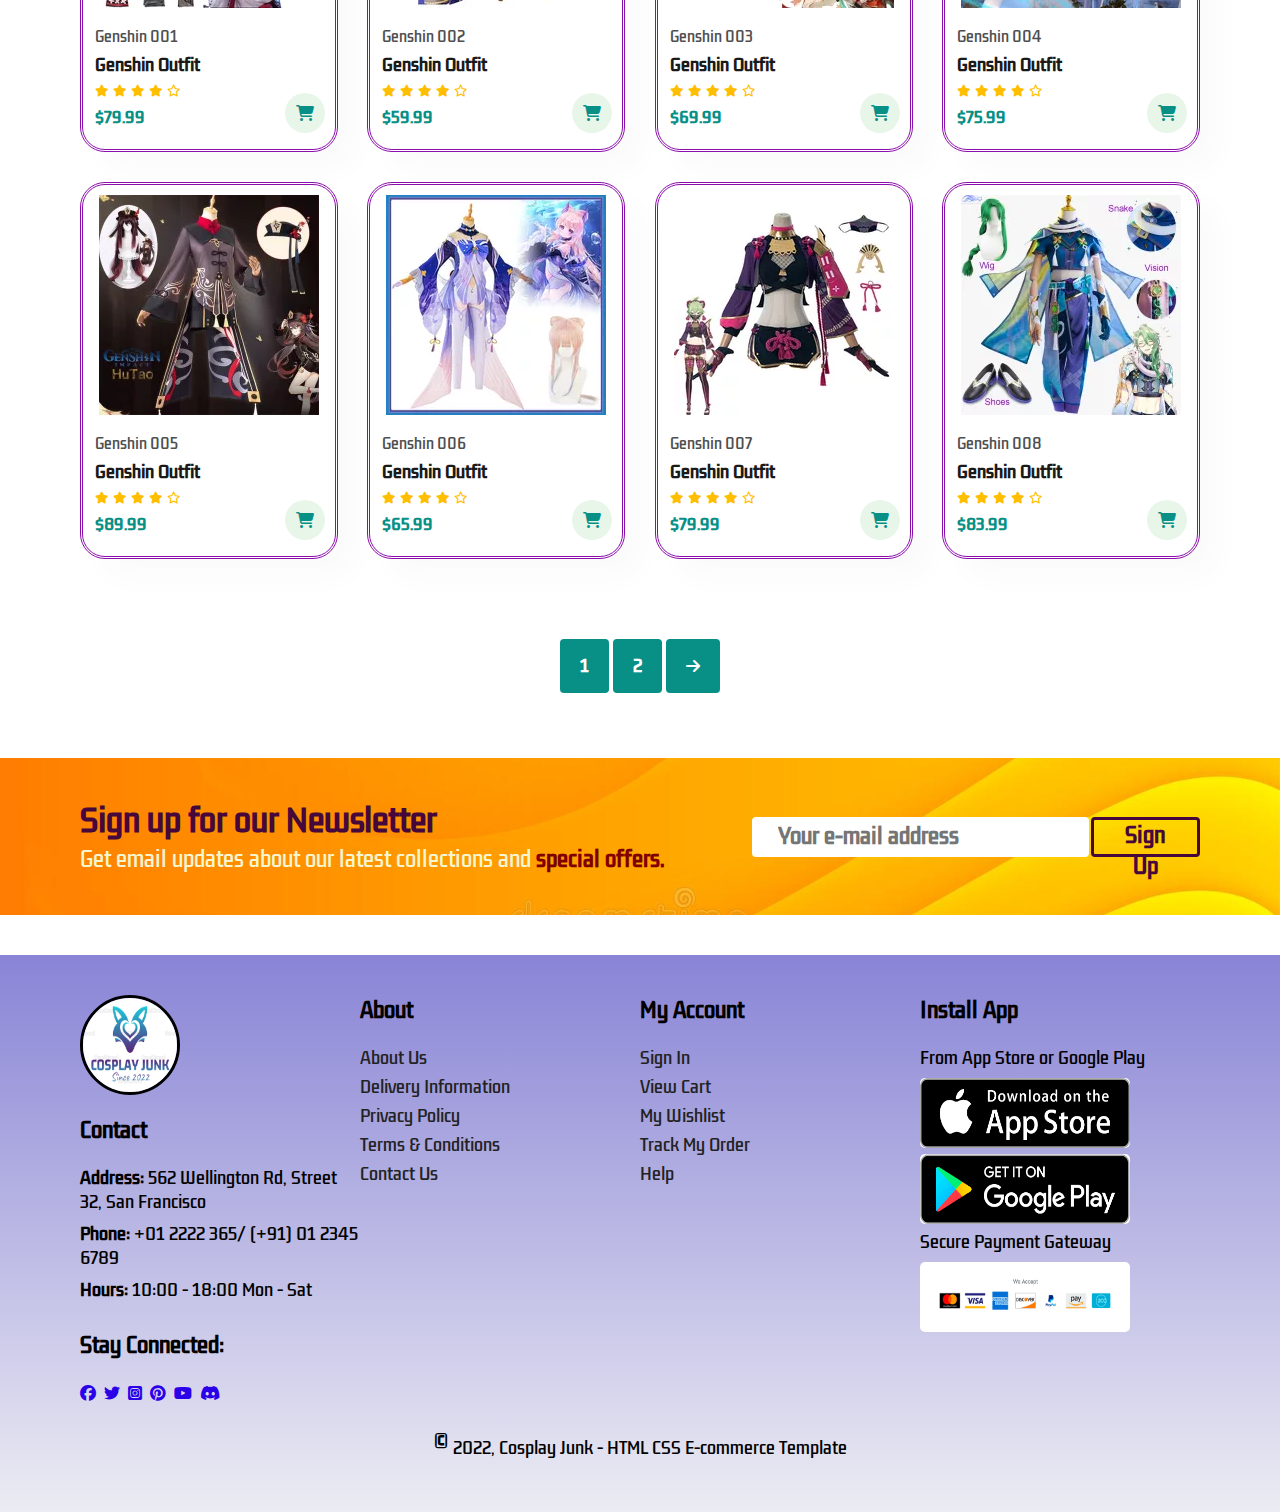
<file: shop.html>
<!DOCTYPE html>
<html lang="en">
<head>
    <meta charset="UTF-8">
    <meta http-equiv="X-UA-Compatible" content="IE=edge">
    <meta name="viewport" content="width=device-width, initial-scale=1.0">
    <title>Document</title>
    <link rel="stylesheet" href="https://cdnjs.cloudflare.com/ajax/libs/font-awesome/6.1.1/css/all.min.css" />
    <link rel="stylesheet" href="style.css">
</head>
<body>
    <section id="header">
        <a href="#"><img src="images/logo2.png" class="logo" | alt="" /></a>
        <div>
            <ul id="navbar">
                <li><a href="index.html">Home</a></li>
                <li><a class="active" href="shop.html">Shop</a></li>
                <li><a href="blog.html">Blog</a></li>
                <li><a href="about.html">About</a></li>
                <li><a href="contact.html">Contact Us</a></li>
                <li id="lg-bag"><a href="cart.html"><i class="fa-solid fa-bag-shopping"></i></a></li>
                <a href="#" id="close"><i class="fa-solid fa-xmark"></i></a>
            </ul>
        </div>
        <div id="mobile">
            <a href="cart.html"><i class="fa-solid fa-bag-shopping"></i></a>
            <i id="bar" class="fa-solid fa-bars"></i>
        </div>
    </section>

    <section id="page-header">
        
        <h2>#cosplay<span>is</span>life</h2>
        <p>Save more with coupons upto 70% off!</p>
        
    </section>

    <section id="product1" class="section-p1">
        
        <div class="pro-container">
            <div class="pro" onclick="window.location.href='sproduct.html';">
                <img src="images/fp1.webp" alt="">
                <div class="des">
                    <span>Mario</span>
                    <h5>Mario Outfit</h5>
                    <div class="star">
                        <i class="fa-solid fa-star"></i>
                        <i class="fa-solid fa-star"></i>
                        <i class="fa-solid fa-star"></i>
                        <i class="fa-solid fa-star"></i>
                        <i class="fa-regular fa-star"></i>
                    </div>
                    <h4>$79.99</h4>
                </div>
                <a href="#"><i class="fa-solid fa-cart-shopping cart"></i></a>
            </div>
            <div class="pro">
                <img src="images/fp2.webp" alt="">
                <div class="des">
                    <span>Demon Slayer</span>
                    <h5>Tanjiro Outfit</h5>
                    <div class="star">
                        <i class="fa-solid fa-star"></i>
                        <i class="fa-solid fa-star"></i>
                        <i class="fa-solid fa-star"></i>
                        <i class="fa-solid fa-star"></i>
                        <i class="fa-regular fa-star"></i>
                    </div>
                    <h4>$59.99</h4>
                </div>
                <a href="#"><i class="fa-solid fa-cart-shopping cart"></i></a>
            </div>
            <div class="pro">
                <img src="images/fp3.webp" alt="">
                <div class="des">
                    <span>Genshin Impact</span>
                    <h5>Yae Miko Outfit</h5>
                    <div class="star">
                        <i class="fa-solid fa-star"></i>
                        <i class="fa-solid fa-star"></i>
                        <i class="fa-solid fa-star"></i>
                        <i class="fa-solid fa-star"></i>
                        <i class="fa-regular fa-star"></i>
                    </div>
                    <h4>$69.99</h4>
                </div>
                <a href="#"><i class="fa-solid fa-cart-shopping cart"></i></a>
            </div>
            <div class="pro">
                <img src="images/fp4.webp" alt="">
                <div class="des">
                    <span>Spiderman</span>
                    <h5>Spiderman Kids Outfit</h5>
                    <div class="star">
                        <i class="fa-solid fa-star"></i>
                        <i class="fa-solid fa-star"></i>
                        <i class="fa-solid fa-star"></i>
                        <i class="fa-solid fa-star"></i>
                        <i class="fa-regular fa-star"></i>
                    </div>
                    <h4>$75.99</h4>
                </div>
                <a href="#"><i class="fa-solid fa-cart-shopping cart"></i></a>
            </div>
            <div class="pro">
                <img src="images/fp5.webp" alt="">
                <div class="des">
                    <span>Genshin Impact</span>
                    <h5>Tartaglia Outfit</h5>
                    <div class="star">
                        <i class="fa-solid fa-star"></i>
                        <i class="fa-solid fa-star"></i>
                        <i class="fa-solid fa-star"></i>
                        <i class="fa-solid fa-star"></i>
                        <i class="fa-regular fa-star"></i>
                    </div>
                    <h4>$89.99</h4>
                </div>
                <a href="#"><i class="fa-solid fa-cart-shopping cart"></i></a>
            </div>
            <div class="pro">
                <img src="images/fp6.webp" alt="">
                <div class="des">
                    <span>Blood</span>
                    <h5>Hunter Outfit</h5>
                    <div class="star">
                        <i class="fa-solid fa-star"></i>
                        <i class="fa-solid fa-star"></i>
                        <i class="fa-solid fa-star"></i>
                        <i class="fa-solid fa-star"></i>
                        <i class="fa-regular fa-star"></i>
                    </div>
                    <h4>$65.99</h4>
                </div>
                <a href="#"><i class="fa-solid fa-cart-shopping cart"></i></a>
            </div>
            <div class="pro">
                <img src="images/fp7.webp" alt="">
                <div class="des">
                    <span>Suicide Squad</span>
                    <h5>Harley Quinn Outfit</h5>
                    <div class="star">
                        <i class="fa-solid fa-star"></i>
                        <i class="fa-solid fa-star"></i>
                        <i class="fa-solid fa-star"></i>
                        <i class="fa-solid fa-star"></i>
                        <i class="fa-regular fa-star"></i>
                    </div>
                    <h4>$79.99</h4>
                </div>
                <a href="#"><i class="fa-solid fa-cart-shopping cart"></i></a>
            </div>
            <div class="pro">
                <img src="images/fp8.webp" alt="">
                <div class="des">
                    <span>Demon Slayer</span>
                    <h5>Kyojuro Outfit</h5>
                    <div class="star">
                        <i class="fa-solid fa-star"></i>
                        <i class="fa-solid fa-star"></i>
                        <i class="fa-solid fa-star"></i>
                        <i class="fa-solid fa-star"></i>
                        <i class="fa-regular fa-star"></i>
                    </div>
                    <h4>$83.99</h4>
                </div>
                <a href="#"><i class="fa-solid fa-cart-shopping cart"></i></a>
            </div>
        
            <div class="pro">
                <img src="images/genshin1.webp" alt="">
                <div class="des">
                    <span>Genshin 001</span>
                    <h5>Genshin Outfit</h5>
                    <div class="star">
                        <i class="fa-solid fa-star"></i>
                        <i class="fa-solid fa-star"></i>
                        <i class="fa-solid fa-star"></i>
                        <i class="fa-solid fa-star"></i>
                        <i class="fa-regular fa-star"></i>
                    </div>
                    <h4>$79.99</h4>
                </div>
                <a href="#"><i class="fa-solid fa-cart-shopping cart"></i></a>
            </div>
            <div class="pro">
                <img src="images/genshin2.webp" alt="">
                <div class="des">
                    <span>Genshin 002</span>
                    <h5>Genshin Outfit</h5>
                    <div class="star">
                        <i class="fa-solid fa-star"></i>
                        <i class="fa-solid fa-star"></i>
                        <i class="fa-solid fa-star"></i>
                        <i class="fa-solid fa-star"></i>
                        <i class="fa-regular fa-star"></i>
                    </div>
                    <h4>$59.99</h4>
                </div>
                <a href="#"><i class="fa-solid fa-cart-shopping cart"></i></a>
            </div>
            <div class="pro">
                <img src="images/genshin3.webp" alt="">
                <div class="des">
                    <span>Genshin 003</span>
                    <h5>Genshin Outfit</h5>
                    <div class="star">
                        <i class="fa-solid fa-star"></i>
                        <i class="fa-solid fa-star"></i>
                        <i class="fa-solid fa-star"></i>
                        <i class="fa-solid fa-star"></i>
                        <i class="fa-regular fa-star"></i>
                    </div>
                    <h4>$69.99</h4>
                </div>
                <a href="#"><i class="fa-solid fa-cart-shopping cart"></i></a>
            </div>
            <div class="pro">
                <img src="images/genshin4.webp" alt="">
                <div class="des">
                    <span>Genshin 004</span>
                    <h5>Genshin Outfit</h5>
                    <div class="star">
                        <i class="fa-solid fa-star"></i>
                        <i class="fa-solid fa-star"></i>
                        <i class="fa-solid fa-star"></i>
                        <i class="fa-solid fa-star"></i>
                        <i class="fa-regular fa-star"></i>
                    </div>
                    <h4>$75.99</h4>
                </div>
                <a href="#"><i class="fa-solid fa-cart-shopping cart"></i></a>
            </div>
            <div class="pro">
                <img src="images/genshin5.webp" alt="">
                <div class="des">
                    <span>Genshin 005</span>
                    <h5>Genshin Outfit</h5>
                    <div class="star">
                        <i class="fa-solid fa-star"></i>
                        <i class="fa-solid fa-star"></i>
                        <i class="fa-solid fa-star"></i>
                        <i class="fa-solid fa-star"></i>
                        <i class="fa-regular fa-star"></i>
                    </div>
                    <h4>$89.99</h4>
                </div>
                <a href="#"><i class="fa-solid fa-cart-shopping cart"></i></a>
            </div>
            <div class="pro">
                <img src="images/genshin6.webp" alt="">
                <div class="des">
                    <span>Genshin 006</span>
                    <h5>Genshin Outfit</h5>
                    <div class="star">
                        <i class="fa-solid fa-star"></i>
                        <i class="fa-solid fa-star"></i>
                        <i class="fa-solid fa-star"></i>
                        <i class="fa-solid fa-star"></i>
                        <i class="fa-regular fa-star"></i>
                    </div>
                    <h4>$65.99</h4>
                </div>
                <a href="#"><i class="fa-solid fa-cart-shopping cart"></i></a>
            </div>
            <div class="pro">
                <img src="images/genshin7.webp" alt="">
                <div class="des">
                    <span>Genshin 007</span>
                    <h5>Genshin Outfit</h5>
                    <div class="star">
                        <i class="fa-solid fa-star"></i>
                        <i class="fa-solid fa-star"></i>
                        <i class="fa-solid fa-star"></i>
                        <i class="fa-solid fa-star"></i>
                        <i class="fa-regular fa-star"></i>
                    </div>
                    <h4>$79.99</h4>
                </div>
                <a href="#"><i class="fa-solid fa-cart-shopping cart"></i></a>
            </div>
            <div class="pro">
                <img src="images/genshin8.webp" alt="">
                <div class="des">
                    <span>Genshin 008</span>
                    <h5>Genshin Outfit</h5>
                    <div class="star">
                        <i class="fa-solid fa-star"></i>
                        <i class="fa-solid fa-star"></i>
                        <i class="fa-solid fa-star"></i>
                        <i class="fa-solid fa-star"></i>
                        <i class="fa-regular fa-star"></i>
                    </div>
                    <h4>$83.99</h4>
                </div>
                <a href="#"><i class="fa-solid fa-cart-shopping cart"></i></a>
            </div>
        </div>

    </section>

    <section id="pagination" class="section-p1">
        <a href="#">1</a>
        <a href="#">2</a>
        <a href="#"><i class="fa-solid fa-arrow-right"></i></a>
    </section>

    <section id="newsletter" class="section-p1 section-m1">
        <div class="newstext">
            <h4>Sign up for our Newsletter</h4>
            <p>Get email updates about our latest collections and <span>special offers.</span></p>
        </div>
        <div class="form">
            <input type="text" placeholder="Your e-mail address">
            <button class="normal">Sign Up</button>
        </div>

    </section>

    <footer class="section-p1">
        <div class="col">
            <img src="images/logo2.png" class="logo">
            <h4>Contact</h4>
            <p><strong>Address:</strong> 562 Wellington Rd, Street 32, San Francisco</p>
            <p><strong>Phone:</strong> +01 2222 365/ (+91) 01 2345 6789</p>
            <p><strong>Hours:</strong> 10:00 - 18:00 Mon - Sat </p>
            <div class="follow">
                <h4>Stay Connected:</h4>
                <div class="icon">
                    <i class="fa-brands fa-facebook"></i>
                    <i class="fa-brands fa-twitter"></i>
                    <i class="fa-brands fa-instagram-square"></i>
                    <i class="fa-brands fa-pinterest"></i>
                    <i class="fa-brands fa-youtube"></i>
                    <i class="fa-brands fa-discord"></i>
                </div>
            </div>
            
        </div>
        <div class="col">
            <h4>About</h4>
            <a href="#">About Us</a>
            <a href="#">Delivery Information</a>
            <a href="#">Privacy Policy</a>
            <a href="#">Terms & Conditions</a>
            <a href="#">Contact Us</a>
        </div>
        <div class="col">
            <h4>My Account</h4>
            <a href="#">Sign In</a>
            <a href="#">View Cart</a>
            <a href="#">My Wishlist</a>
            <a href="#">Track My Order</a>
            <a href="#">Help</a>
        </div>
        <div class="col install">
            <h4>Install App</h4>
            <p>From App Store or Google Play</p>
            <div class="row">
                <img src="images/appstore.png" alt=""><br>
                <img src="images/googleplay.png" alt="">
            </div>
            <p>Secure Payment Gateway</p>
            <img src="images/pay.png" alt="">
        </div>

        <div class="copyright">
            <p><span>&copy;</span> 2022, Cosplay Junk - HTML CSS E-commerce Template</p>
        </div>

        
    </footer>

    <script src="script.js"></script>
</body>
</html>
</file>
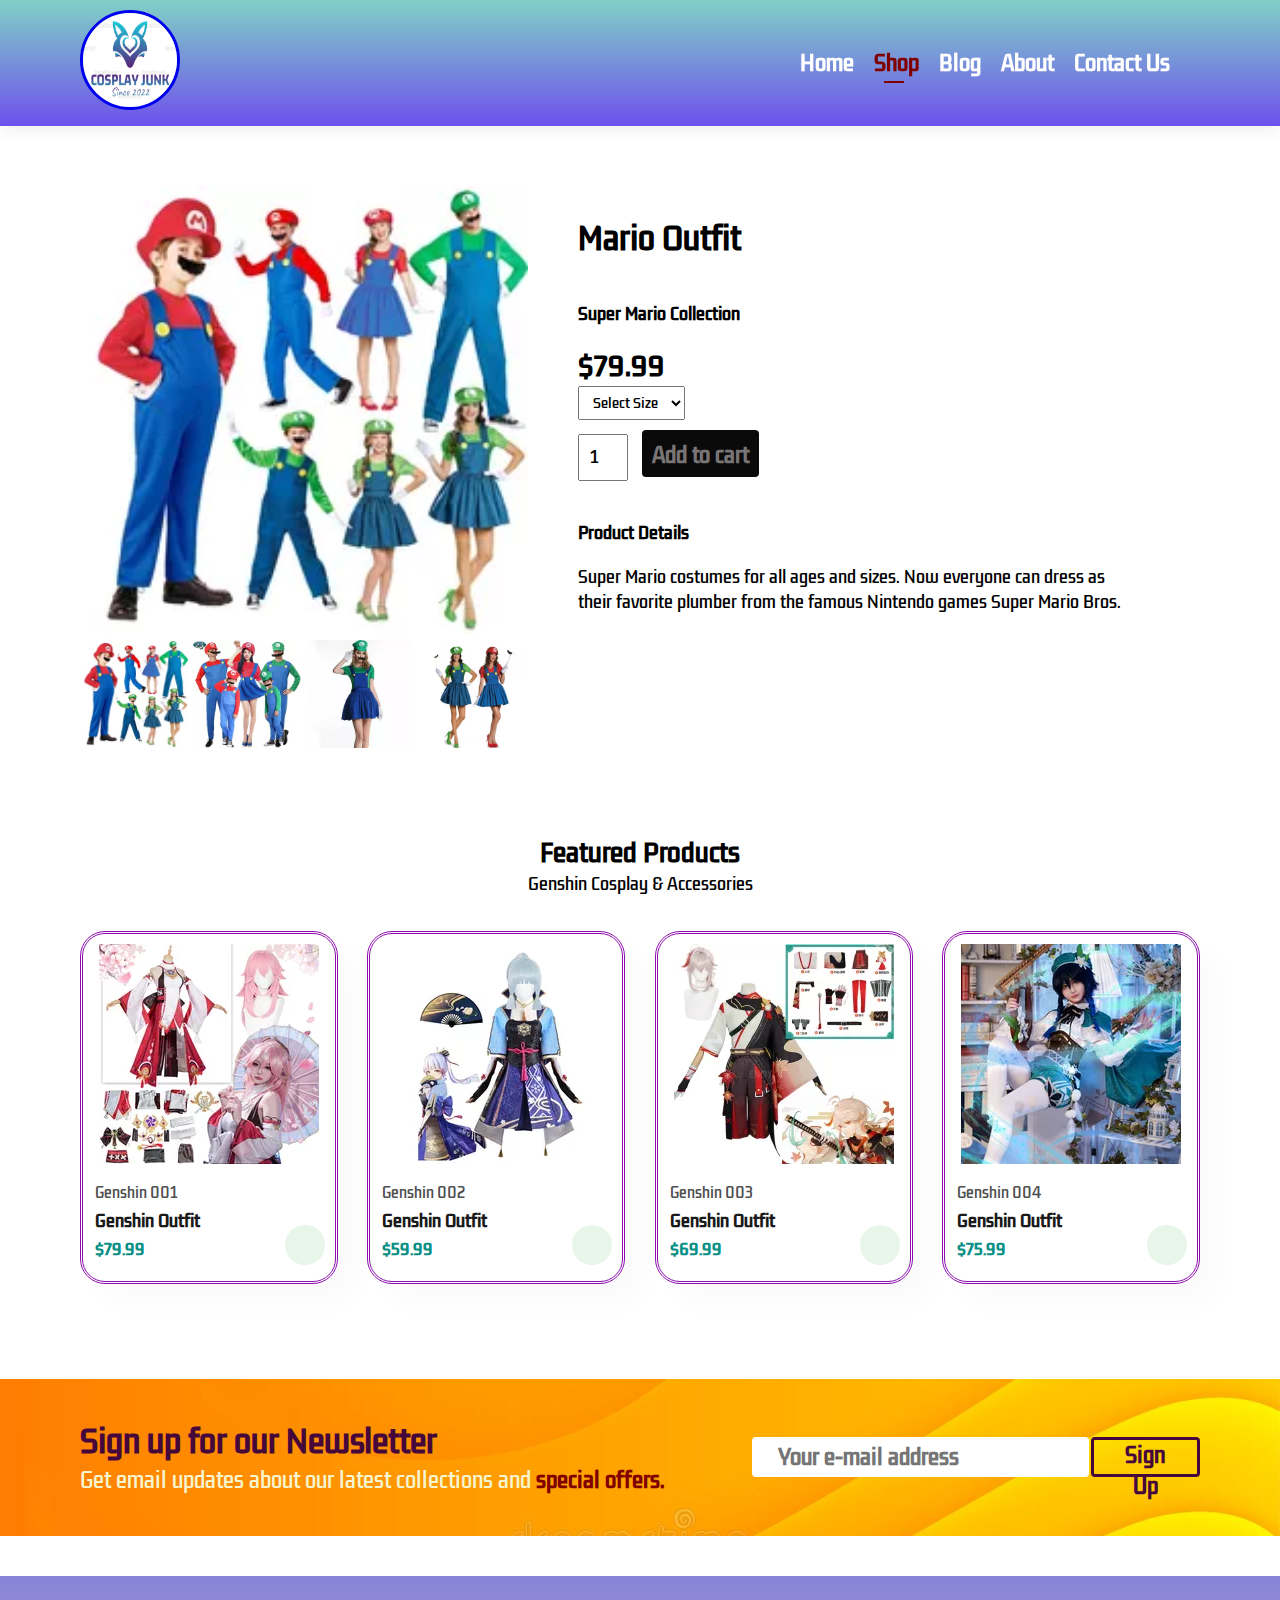
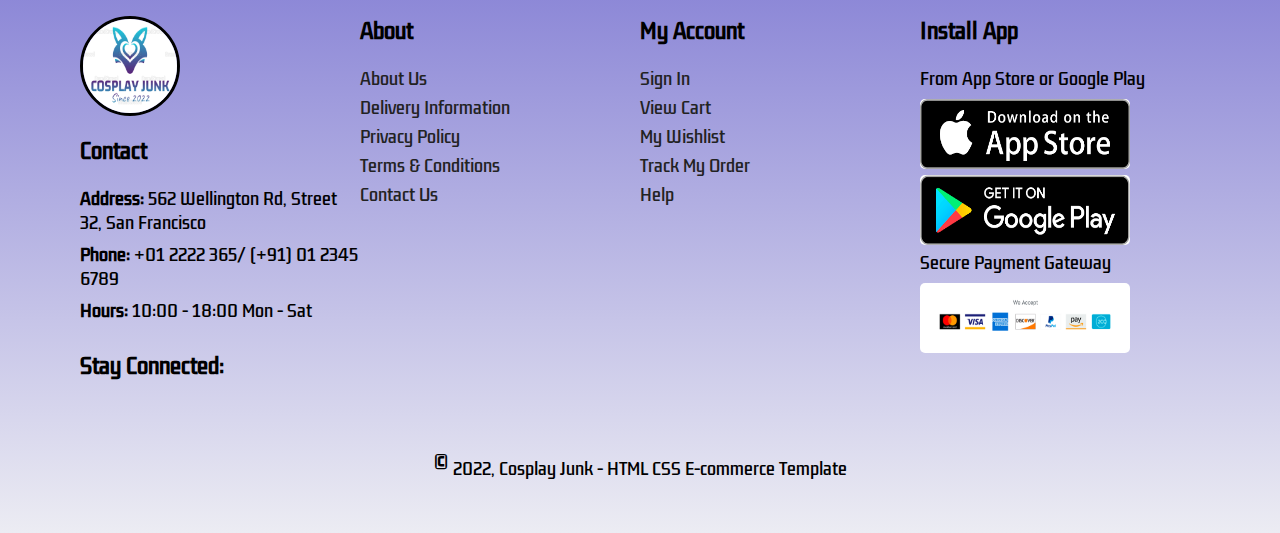
<file: sproduct.html>
<!DOCTYPE html>
<html lang="en">
<head>
    <meta charset="UTF-8">
    <meta http-equiv="X-UA-Compatible" content="IE=edge">
    <meta name="viewport" content="width=device-width, initial-scale=1.0">
    <title>Document</title>
    <link rel="stylesheet" href="style.css">
    
</head>
<body>
    <body>
        <section id="header">
            <a href="#"><img src="images/logo2.png" class="logo" | alt="" /></a>
            <div>
                <ul id="navbar">
                    <li><a href="index.html">Home</a></li>
                    <li><a class="active" href="shop.html">Shop</a></li>
                    <li><a href="blog.html">Blog</a></li>
                    <li><a href="about.html">About</a></li>
                    <li><a href="contact.html">Contact Us</a></li>
                    <li id="lg-bag"><a href="cart.html"><i class="fa-solid fa-bag-shopping"></i></a></li>
                    <a href="#" id="close"><i class="fa-solid fa-xmark"></i></a>
                </ul>
            </div>
            <div id="mobile">
                <a href="cart.html"><i class="fa-solid fa-bag-shopping"></i></a>
                <i id="bar" class="fa-solid fa-bars"></i>
            </div>
        </section>
    
        <section id="prodetails" class="section-p1">

            <div class="single-pro-image">
                <img src="images/fp1.webp" width="100%" id="MainImg" alt="">
                <div class="small-img-group">
                    <div class="small-img-col">
                        <img src="images/fp1.webp" width="100%" class="small-img" alt="">
                    </div>
                    <div class="small-img-col">
                        <img src="images/fp1.2.webp" width="100%" class="small-img" alt="">
                    </div>
                    <div class="small-img-col">
                        <img src="images/fp1.3.webp" width="100%" class="small-img" alt="">
                    </div>
                    <div class="small-img-col">
                        <img src="images/fp1.5.webp" width="100%" class="small-img" alt="">
                    </div>
                </div>
            </div>

            <div class="single-pro-details">
                <h6>Mario Outfit</h6>
                <h4>Super Mario Collection</h4>
                <h2>$79.99</h2>
                <select>
                    <option>Select Size</option>
                    <option>XL</option>
                    <option>XXL</option>
                    <option>Small</option>
                    <option>Large</option>
                </select>
                <input type="number" value="1">
                <button class="normal">Add to cart</button>
                <h4>Product Details</h4>
                <span>Super Mario costumes for all ages and sizes. Now everyone can dress as their favorite plumber from the famous Nintendo games Super Mario Bros.</span>

            </div>

        </section>

        <section id="product1" class="section-p1">
            <h2>Featured Products</h2>
            <p>Genshin Cosplay & Accessories</p>
            <div class="pro-container">
                <div class="pro">
                    <img src="images/genshin1.webp" alt="">
                    <div class="des">
                        <span>Genshin 001</span>
                        <h5>Genshin Outfit</h5>
                        <div class="star">
                            <i class="fa-solid fa-star"></i>
                            <i class="fa-solid fa-star"></i>
                            <i class="fa-solid fa-star"></i>
                            <i class="fa-solid fa-star"></i>
                            <i class="fa-regular fa-star"></i>
                        </div>
                        <h4>$79.99</h4>
                    </div>
                    <a href="#"><i class="fa-solid fa-cart-shopping cart"></i></a>
                </div>
                <div class="pro">
                    <img src="images/genshin2.webp" alt="">
                    <div class="des">
                        <span>Genshin 002</span>
                        <h5>Genshin Outfit</h5>
                        <div class="star">
                            <i class="fa-solid fa-star"></i>
                            <i class="fa-solid fa-star"></i>
                            <i class="fa-solid fa-star"></i>
                            <i class="fa-solid fa-star"></i>
                            <i class="fa-regular fa-star"></i>
                        </div>
                        <h4>$59.99</h4>
                    </div>
                    <a href="#"><i class="fa-solid fa-cart-shopping cart"></i></a>
                </div>
                <div class="pro">
                    <img src="images/genshin3.webp" alt="">
                    <div class="des">
                        <span>Genshin 003</span>
                        <h5>Genshin Outfit</h5>
                        <div class="star">
                            <i class="fa-solid fa-star"></i>
                            <i class="fa-solid fa-star"></i>
                            <i class="fa-solid fa-star"></i>
                            <i class="fa-solid fa-star"></i>
                            <i class="fa-regular fa-star"></i>
                        </div>
                        <h4>$69.99</h4>
                    </div>
                    <a href="#"><i class="fa-solid fa-cart-shopping cart"></i></a>
                </div>
                <div class="pro">
                    <img src="images/genshin4.webp" alt="">
                    <div class="des">
                        <span>Genshin 004</span>
                        <h5>Genshin Outfit</h5>
                        <div class="star">
                            <i class="fa-solid fa-star"></i>
                            <i class="fa-solid fa-star"></i>
                            <i class="fa-solid fa-star"></i>
                            <i class="fa-solid fa-star"></i>
                            <i class="fa-regular fa-star"></i>
                        </div>
                        <h4>$75.99</h4>
                    </div>
                    <a href="#"><i class="fa-solid fa-cart-shopping cart"></i></a>
                </div>
                
            </div>
    
        </section>
    
        <section id="newsletter" class="section-p1 section-m1">
            <div class="newstext">
                <h4>Sign up for our Newsletter</h4>
                <p>Get email updates about our latest collections and <span>special offers.</span></p>
            </div>
            <div class="form">
                <input type="text" placeholder="Your e-mail address">
                <button class="normal">Sign Up</button>
            </div>
    
        </section>
    
        <footer class="section-p1">
            <div class="col">
                <img src="images/logo2.png" class="logo">
                <h4>Contact</h4>
                <p><strong>Address:</strong> 562 Wellington Rd, Street 32, San Francisco</p>
                <p><strong>Phone:</strong> +01 2222 365/ (+91) 01 2345 6789</p>
                <p><strong>Hours:</strong> 10:00 - 18:00 Mon - Sat </p>
                <div class="follow">
                    <h4>Stay Connected:</h4>
                    <div class="icon">
                        <i class="fa-brands fa-facebook"></i>
                        <i class="fa-brands fa-twitter"></i>
                        <i class="fa-brands fa-instagram-square"></i>
                        <i class="fa-brands fa-pinterest"></i>
                        <i class="fa-brands fa-youtube"></i>
                        <i class="fa-brands fa-discord"></i>
                    </div>
                </div>
                
            </div>
            <div class="col">
                <h4>About</h4>
                <a href="#">About Us</a>
                <a href="#">Delivery Information</a>
                <a href="#">Privacy Policy</a>
                <a href="#">Terms & Conditions</a>
                <a href="#">Contact Us</a>
            </div>
            <div class="col">
                <h4>My Account</h4>
                <a href="#">Sign In</a>
                <a href="#">View Cart</a>
                <a href="#">My Wishlist</a>
                <a href="#">Track My Order</a>
                <a href="#">Help</a>
            </div>
            <div class="col install">
                <h4>Install App</h4>
                <p>From App Store or Google Play</p>
                <div class="row">
                    <img src="images/appstore.png" alt=""><br>
                    <img src="images/googleplay.png" alt="">
                </div>
                <p>Secure Payment Gateway</p>
                <img src="images/pay.png" alt="">
            </div>
    
            <div class="copyright">
                <p><span>&copy;</span> 2022, Cosplay Junk - HTML CSS E-commerce Template</p>
            </div>
    
            
        </footer>

        <script>
            var MainImg = document.getElementById("MainImg");
            var smallimg = document.getElementsByClassName("small-img");

            smallimg[0].onclick = function(){
                MainImg.src = smallimg[0].src;
            }
            smallimg[1].onclick = function(){
                MainImg.src = smallimg[1].src;
            }
            smallimg[2].onclick = function(){
                MainImg.src = smallimg[2].src;
            }
            smallimg[3].onclick = function(){
                MainImg.src = smallimg[3].src;
            }
        </script>
    
        <script src="script.js"></script>
    </body>
</body>
</html>
</file>
<file: style.css>
@import url('https://fonts.googleapis.com/css2?family=Kdam+Thmor+Pro&display=swap');
* {
    margin: 0;
    padding: 0;
    box-sizing: border-box;
    font-family: 'Kdam Thmor Pro', sans-serif;
    
}

body {
    width: 100%;
}

.section-m1 {
    margin: 40px 0;
}

button.normal {
    font-size: 20px;
    font-weight: 600;
    padding: 15px 15px;
    color: #797575;
    background-color: rgb(10, 10, 10);
    border-radius: 4px;
    cursor: pointer;
    border: none;
    outline: none;
    transition: 0.2s;
}

button.white {
    font-size: 18px;
    font-weight: 600;
    padding: 15px 15px;
    color: white;
    background-color: transparent;
    border-radius: 4px;
    cursor: pointer;
    border: 1px solid;
    outline: none;
    transition: 0.2s;
}

.logo {
    width: 100px;
    height: 100px;
    border: solid 3px;
    border-radius: 50%;

}

#header {
    display: flex;
    align-items: center;
    justify-content: space-between;
    padding: 10px 80px;
    background-color: #2a00e9;
    background-image: linear-gradient(0deg, #6e51ec 0%, #80D0C7 100%);
    box-shadow: 0 5px 15px rgba(0, 0, 0, 0.06);
    z-index: 999;
    position: sticky;
    top: 0;
    left: 0;
}

#navbar {
    display: flex;
    align-items: center;
    justify-content: center;
}

#navbar li{
    list-style: none;
    padding: 0 10px;
    position: relative;
}

#navbar li a{
    text-decoration: none;
    font-size: 20px;
    font-weight: 600;
    color: white;
    transition: 0.3s ease;
}

#navbar li a:hover,
#navbar li a.active {
    color: maroon;
}

#navbar li a.active::after,
#navbar li a:hover::after{
    content: "";
    width: 30%;
    height: 2px;
    background: maroon;
    position: absolute;
    bottom: -4px;
    left: 20px;
}

#mobile {
    display: none;
    align-items: center;
}

#close {
    display: none;
}

/* Home page */

#hero {
    background-image: url(images/main.jpg);
    height: 90vh;
    width: 100%;
    background-size: cover;
    background-repeat: no-repeat;
    background-position: top 15% right 0 bottom 15%;
    padding: 0 80px;
    display: flex;
    flex-direction: column;
    align-items: flex-start;
    justify-content: center;
}

#hero h4{
    padding-bottom: 15px;
    color: red;
    font-size: 30px;
}

#hero h2{
    color: #6e51ec;
    font-size: 45px;
}

#hero h1{
    color: #088178;
    font-size: 50px;
}

#hero p {
    font-size: 20px;
}

#hero button{
    background-image: url(images/button.png);
    background-size: contain;
    background-color: transparent;
    color: white;
    border: 0;
    padding: 14px;
    background-position: center;
    background-repeat: no-repeat;
    cursor: pointer;
    font-weight: 700;
}

#hero button:hover {
    color: red;
}

/* features */

.section-p1 {
    padding: 40px 80px;
}

#feature {
    display: flex;
    align-items: center;
    justify-content: space-between;
    flex-wrap: wrap;
}

.free-shipping {
    width: 100px;
    height: 100px;
}

.online-order {
    width: 100px;
    height: 100px;
}

.save-money {
    width: 100px;
    height: 100px;
}

.promotions {
    width: 100px;
    height: 100px;
}

.happy-sale {
    width: 100px;
    height: 100px;
}
.support {
    width: 100px;
    height: 100px;
}

#feature .fe-box {
    width: 180px;
    text-align: center;
    padding: 25px 15px;
    box-shadow: 20px 20px 34px rgba(0, 0, 0, 0.03);
    border: 2px solid #e2ebe4;
    border-radius: 4px;
    margin: 15px 0;
}

#feature .fe-box:hover{
    box-shadow: 20px 20px 54px rgba(0, 0, 0, 0.1);

}

#feature .fe-box h6 {
    display: inline-block;
    padding: 9px 8px 6px 8px;
    line-height: 1;
    border-radius: 4px;
    color: #8b0dab;
    background-color: #fddde4;
    font-size: large;
}

#feature .fe-box:nth-child(2) h6 {
    background-color: #cdebbc;
}
#feature .fe-box:nth-child(3) h6 {
    background-color: #bcebeb;
}
#feature .fe-box:nth-child(4) h6 {
    background-color: #eaebbc;
}
#feature .fe-box:nth-child(5) h6 {
    background-color: #ebbce5;
}
#feature .fe-box:nth-child(6) h6 {
    background-color: #c2bceb;
}


/* Featured Products */

#product1{
    text-align: center;
}

#product1 .pro-container {
    display: flex;
    justify-content: space-between;
    padding-top: 20px;
    flex-wrap: wrap;
}

#product1 .pro {
    width: 23%;
    min-width: 250px;
    padding: 10px 12px;
    border: 3px double #8b0dab;
    border-radius: 25px;
    cursor: pointer;
    box-shadow: 20px 20px 30px rgba(0, 0, 0, 0.02);
    margin: 15px 0;
    transition: 0.2s ease;
    position: relative;
}

#product1 .pro:hover{
    box-shadow: 20px 20px 30px rgba(0, 0, 0, 0.06);
}

#product1 .pro .des {
    text-align: start;
    padding: 10px 0;
}

#product1 .pro .des span {
    color: #4e4e4f;
    font-size: 14px;
}

#product1 .pro .des h5 {
    padding-top: 5px;
    color: #1a1a1a;
    font-size: 16px;
}

#product1 .pro .des i {
    font-size: 12px;
    color: rgb(255, 191, 0);
}

#product1 .pro .des h4 {
    padding-top: 5px;
    font-size: 15px;
    font-weight: 700;
    color: #088f86;
}

#product1 .pro .cart {
    width: 40px;
    height: 40px;
    line-height: 40px;
    border-radius: 50%;
    background-color: #e8f6ea;
    color: #088f86;
    position: absolute;
    bottom: 16px;
    right: 10px;
}

#banner {
    display: flex;
    flex-direction: column;
    justify-content: center;
    align-items: center;
    text-align: center;
    font-size: 30px;
    background-image: url(images/banner.jpg);
    height: 30vh;
    background-size: cover;
    background-repeat: no-repeat;
}

#banner h4 {
    color: #bcebeb;
}

#banner h2 {
    color: #14084d;
    padding: 10px 0;
}

#banner h2 span{
    color: red;
}

#banner button:hover {
    background: #09de4c;
    color: white;
}

#sm-banner {
    display: flex;
    justify-content: space-between;
    flex-wrap: wrap;
}

#sm-banner .banner-box{
    display: flex;
    flex-direction: column;
    justify-content: center;
    align-items: flex-start;
    font-size: 30px;
    background-image: url(images/banner.jpg);
    min-width: 650px;
    height: 50vh;
    background-size: cover;
    background-repeat: no-repeat;
    padding: 10px;
}

#sm-banner .banner-box2 {
    background-image: url(images/banner2.jpg);
    
}

#sm-banner .banner-box2 h2 {
    color: rgb(63, 9, 9);
}

#sm-banner h4 {
    color: #bcebeb;
}

#sm-banner h2 {
    color: rgb(237, 195, 87);
}

#sm-banner span{
    color: rgb(229, 191, 229);
}

#sm-banner button:hover {
    background: #09de4c;
}

#banner3 {
    display: flex;
    justify-content: space-between;
    flex-wrap: wrap;
    padding: 0 80px;
    
}

#banner3 .banner-box {
    display: flex;
    flex-direction: column;
    justify-content: center;
    align-items: flex-start;
    font-size: 20px;
    background-image: url(images/mainpage.jpg);
    min-width: 30%;
    height: 32vh;
    background-size: 100%;
    background-repeat: no-repeat;
    padding: 10px;
    margin-bottom: 20px;
}

#banner3 .b2 {
    background-image: url(images/b2.webp);
}

#banner3 .b2 h2 {
    color: #088f86;
}

#banner3 .b3 {
    background-image: url(images/b3.jpg);
}

#banner3 h2 {
    color: rgb(246, 242, 242);
}

#banner3 h3 {
    color: red;
}

#newsletter {
    display: flex;
    justify-content: space-between;
    flex-wrap: wrap;
    align-items: center;
    background-image: url(images/banner2.jpg);
    background-size: cover;
    background-repeat: no-repeat;
    background-position: 20% 30%;
    color: #bcebeb;

}

#newsletter .newstext h4 {
    color: #46073b;
    font-size: 30px;
    font-weight: 900;
}

#newsletter .newstext p {
    font-size: 20px;
    color: #f7f5ce;
}

#newsletter span {
    color: maroon;
    font-weight: 600;
}

#newsletter .form {
    display: flex;
    width: 40%;
}

#newsletter input {
    height: 2.5rem;
    padding: 0 1.25em;
    font-size: 20px;
    font-weight: 700;
    width: 100%;
    border: 1px solid transparent;
    border-radius: 4px;
    outline: none;
    margin-right: 2px;
}

#newsletter button {
    color: #46073b;
    font-size: 20px;
    height: 2.5rem;
    width: 30%;
    padding: 0 1.25rem;
    background-color: transparent;
    border: 3px solid #46073b;
    border-radius: 4px;
    
}

#newsletter button:hover {
    background-color: #46073b;
    color: #fff;
}

footer {
    background: rgb(137,132,214);
    background: linear-gradient(180deg, rgba(137,132,214,1) 0%, rgba(236,236,243,1) 100%);
    display: flex;
    flex-wrap: wrap;
    justify-content: space-between;
}

footer .col {
    
    display: flex;
    flex-direction: column;
    align-items: flex-start;
    width: 25%;
    margin-bottom: 20px;
}

footer .logo {
    margin-bottom: 20px;
}

footer h4 {
    font-size: 20px;
    padding-bottom: 20px;
}

footer p {
    font-size: 16px;
    margin: 0 0 8px 0;
}

footer a {
    font-size: 16px;
    text-decoration: none;
    color: #222;
    margin-bottom: 5px;
}

footer .follow {
    padding-top: 20px;
}

footer .follow i {
    color: #2a00e9;
    padding-right: 4px;
    cursor: pointer;
}

footer .follow i:hover,
footer a:hover {
    color: red;
}

footer .row img {
    width: 210px;
    height: 70px;
    border-radius: 5px;
}

footer img {
    width: 210px;
    height: 70px;
    border-radius: 5px;
    
}

footer .copyright {
    width: 100%;
    text-align: center;
}

footer .copyright span {
    font-size: 25px;
}


/* Shop page */

#page-header{
    background-image: url(images/shopheader.jpg);
    width: 100%;
    height: 40vh;
    background-size: cover;
    display: flex;
    justify-content: center;
    text-align: center;
    flex-direction: column;
    padding: 14px;
}

#page-header h2 {
    color: rgb(7, 7, 6);
    font-size: 50px;
    font-weight: 700;
}

#page-header p {
    color: #12e7ce;
    font-size: 30px;
    font-weight: 700;
}

#page-header span {
    color: red;
}

#pagination {
    text-align: center;
}

#pagination a {
    text-decoration: none;
    background-color: #088f86;
    padding: 15px 20px;
    border-radius: 4px;
    color: white;
    font-weight: 600;
}

#pagination a {
    font-size: 16px;
    font-weight: 600;
}

/* Single Product */

#prodetails{
    display: flex;
    margin-top: 20px;
}

#prodetails .single-pro-image {
    width: 40%;
    margin-right: 50px;
}

.small-img-group {
    display: flex;
    justify-content: space-between;
}

.small-img-col{
    
    flex-basis: 24%;
    cursor: pointer;
}

.small-img-col:hover{
    box-shadow: 20px 10px 30px rgba(76, 4, 4, 0.6);
}

#prodetails .single-pro-details {
    width: 50%;
    padding-top: 30px;
}

#prodetails .single-pro-details h6 {
    font-size: 30px;
}

#prodetails .single-pro-details h4 {
    padding: 40px 0 20px 0;
}

#prodetails .single-pro-details h2 {
    font-size: 26px;
}

#prodetails .single-pro-details select {
    display: block;
    padding: 5px 10px;
    margin-bottom: 10px;
}

#prodetails .single-pro-details input {
    width: 50px;
    height: 47px;
    padding-left: 10px;
    font-size: 16px;
    margin-right: 10px;
    
}

#prodetails .single-pro-details button {
    height: 47px;
    padding: 10px;
}

#prodetails .single-pro-details button:hover {
    background-color: rgb(244, 47, 47);
    color: white;
}

#prodetails .single-pro-details span {
    line-height: 25px;
}

/* Blog page */

#page-header.blog-header {
    background-image: url(images/banner.jpg);
}

#page-header.blog-header h2 {
    color: gold;
}

#blog {
    padding: 150px 150px 0 150px;
}

#blog .blog-box{
    display: flex;
    align-items: center;
    width: 100%;
    position: relative;
    padding-bottom: 90px;
    gap: 1rem;
}

#blog .blog-img{
    margin-top: 40px;
    width: 50%;
    margin-right: 40px;
    
}

#blog img{
    width: 100%;
    height: 300px;
    object-fit: cover;
    
    
}


#blog .blog-details {
    width: 50%;
}

#blog .read-more-btn {
    color: #2a00e9;
    cursor: pointer;
}

#blog .read-more-btn:hover {
    color: red;
}

#blog .read-more-text{
    display: none;
}

#blog .read-more-text--show{
    display: inline;
}

#blog .blog-box h1 {
    position: absolute;
    top: -57px;
    left: 0;
    font-size: 80px;
    font-weight: 700;
    color: #866142;
    z-index: -7;
}

/* About us page */

#page-header.about-header{
    background-image: url(images/about2.jpg);
    
}

#page-header.about-header span {
    color: red;
}

#page-header.about-header h2 {
    color: white;
}

#about-head {
    display: flex;
    align-items: center;
}

#about-head img {
    width: 50%;
    height: auto;
}

#about-head div {
    padding-left: 40px;
}

#about-head h2 {
    font-size: 50px;
    color: #6e51ec;
}

#about-app{
    text-align: center;
}

#about-app h1 {
    font-size: 40px;
}

#about-app .video{
    width: 30%;
    height: 50%;
    margin: 30px auto 0 auto;
}

#about-app .video video{
    width: 100%;
    height: 100%;
    border-radius: 20px;
}

/* Contact page */

#page-header.contact-header{
    background-image: url(images/contact.jpg);
        
}

#page-header.contact-header p{
    color: #46073b;
}

#contact-details{
    display: flex;
    align-items: center;
    justify-content: space-between;
}

#contact-details .details{
    width: 40%;
}

#contact-details span,
#form-details form span{
    font-size: 19px;
    font-weight: 700;
}

#contact-details .details h2,
#form-details form h2{
    font-size: 30px;
    line-height: 35px;
    padding: 20px 0;
}

#contact-details .details h3{
    font-size: 19px;
    padding-bottom: 15px;
}

#contact-details .details li{
    list-style: none;
    display: flex;
    padding: 10px 0;
}

#contact-details .details li i{
    font-size: 16px;
    padding-right: 22px;
}

#contact-details .details li p{
    margin: 0;
    font-size: 16px;
}

#contact-details .map {
    width: 55%;
    height: 400px;
}

#contact-details .map iframe{
    width: 100%;
    height: 100%;
}

#form-details{
    display: flex;
    justify-content: space-between;
    margin: 30px;
    padding: 18px;
    border: 1px solid #e1e1e1;
}

#form-details form{
    width: 55%;
    display: flex;
    flex-direction: column;
    align-items: flex-start;
}

#form-details form input,
#form-details form textarea{
    width: 100%;
    padding: 12px 15px;
    outline: none;
    margin-bottom: 20px;
    border: 1px solid #e1e1e1;
}

#form-details button{
    padding: 5px 5px;
    font-size: 13px;
}

#form-details button:hover{
    background-color: #09de4c;
    color: white;
}

#form-details .people img{
    width: 75px;
    height: 75px;
    border-radius: 50%;
    object-fit: cover;
    margin-right: 15px;
}

#form-details .people div{
    padding-bottom: 25px;
    display: flex;
    align-items: flex-start;
}

#form-details .people div p{
    margin: 0;
    font-size: 15px;
    line-height: 25px;
}

#form-details .people div p span{
    display: block;
    font-size: 18px;
    font-weight: 600;
    color: black;
}

/* Cart page */
#cart{
    overflow-x: auto;
}

#page-header.cart-header{
    background-image: url(images/banner3.jpg);
}

#page-header.cart-header h2{
    color: #797575;
}

#cart table {
    width: 100%;
    border-collapse: collapse;
    table-layout: fixed;
    white-space: nowrap;
}

#cart table img {
    width: 70px;
}

#cart table td:nth-child(1){
    width: 100px;
    text-align: center;
}
#cart table td:nth-child(2){
    width: 150px;
    text-align: center;
}
#cart table td:nth-child(3){
    width: 250px;
    text-align: center;
}
#cart table td:nth-child(4),
#cart table td:nth-child(5),
#cart table td:nth-child(6){
    width: 150px;
    text-align: center;
}

#cart table td:nth-child(5) input{
    width: 70px;
    padding: 10px 5px 10px 15px;
}

#cart table thead{
    border: 1px solid #e2e9e1;
    border-left: none;
    border-right: none;
}

#cart table thead td{
    font-weight: 700;
    text-transform: uppercase;
    font-size: 13px;
    padding: 15px 0;
}

#cart table tbody tr td{
    padding-top: 15px;
}

#cart table tbody td {
    font-size: 15px;
}

#cart-add {
    display: flex;
    flex-wrap: wrap;
    justify-content: space-between;
}

#cart-add button{
    padding: 10px 15px;
    font-size: 13px;
}

#coupon {
    width: 50%;
    margin-bottom: 30px;
}

#coupon h3,
#subtotal h3{
    padding-bottom: 15px;
}

#coupon input{
    padding: 10px 20px;
    outline: none;
    width: 60%;
    margin-right: 10px;
    border: 1px solid #e2e9e1;
}

#cart-add button:hover{
    background-color: #09de4c;
    color: white;
}

#subtotal {
    width: 50%;
    margin-bottom: 30px;
    border: 1px solid #e2e9e1;
    padding: 30px;
}

#subtotal table{
    border-collapse: collapse;
    width: 100%;
    margin-bottom: 20px;
}

#subtotal table td{
    width: 50%;
    border: 1px solid #e2e9e1;
    padding: 10px;
    font-size: 13px;
}


/* Start Media Query */

@media (max-width:799px)  {
    .section-p1 {
        padding: 40px 40px;
    }

    #navbar {
        display: flex;
        flex-direction: column;
        align-items: flex-start;
        justify-content: flex-start;
        position: fixed;
        border-radius: 15px;
        top: 0;
        right: -300px;
        height: 45vh;
        width: 210px;
        background-color: #d9b8f5;
        opacity: 0.7;
        box-shadow: 0 40px 60px rgba(0, 0, 0, 0.1);
        padding: 80px 0 0 10px;
        transition: 0.3s ease-in;
    }

    #navbar.active {
        right: 0px;
    }

    #navbar li {
        margin-bottom: 25px;
    }

    #mobile {
        display: flex;
        align-items: center;
    }

    #mobile i {
        color: #14084d;
        padding-left: 20px;
        font-size: 20px;
    }

    #close {
        display: initial;
        position: absolute;
        top: 30px;
        left: 30px;
        color: #14084d;
        font-size: 24px;
    }

    #lg-bag {
        display: none;
    }

    #hero {
        height: 70vh;
        padding: 0 80px;
        background-position: top 30% right 30%;
    }

    #feature {
        justify-content: center;
    }

    #feature .fe-box {
        margin: 15px 15px;
    }

    #product1 .pro-container {
        justify-content: center;
        
    }

    #product1 .pro {
        margin: 15px;
    }

    #banner {
        height: 30vh;
    }

    #sm-banner .banner-box {
        min-width: 100%;
        height: 30vh;
    }

    #banner3 {
        padding: 0 40px;
    }

    #banner3 .banner-box {
        width: 100%;
        
    }

    #newsletter .form {
        width: 70%;
    }

    /* Contact page*/
    
    #form-details{
        padding: 40px;
    }

    #form-details form{
        width: 50%;
    }

}

@media (max-width: 477px) {
    #header {
        padding: 10px 30px;
    }

    #hero {
        padding: 0 20px;
    }

    #feature {
        justify-content: space-between;
    }

    #feature .fe-box {
        width: 155px;
        margin: 0 0 15px 0;
    }

    #product1 .pro {
        width: 100%;
    }

    #banner {
        height: 40vh;
    }

    #sm-banner .banner-box {
        height: 50vh;
        font-size: larger;
        
    }

    #sm-banner .banner-box2 {
        margin-top: 20px;
    }

    #banner3 {
        padding: 0 20px;
                
    }

    #banner3 .banner-box {
        width: 100%;
        font-size: medium;
        padding: 0 20px;
    }

    #newsletter {
        padding: 40px 20px;
    }

    #newsletter .form {
        width: 100%;
    }

    #newsletter button {
        width: 47%;
    }

    footer img {
        width: 100%;
    }

    footer .copyright {
        
        text-align: start;
    }

    footer .col {
        width: 100%;
    }

    /* Single Product */

    #prodetails {
        display: flex;
        flex-direction: column;
    }

    #prodetails .single-pro-image {
        width: 100%;
        margin-right: 0px;
    }

    #prodetails .single-pro-details {
        width: 100%;
    }

    /*Blog page*/

    #blog {
        padding: 100px 20px 0 20px;
    }

    #blog .blog-box {
        display: flex;
        flex-direction: column;
        align-items: flex-start;
        
    }

    #blog .blog-img {
        width: 100%;
        margin-right: 0px;
        margin-bottom: 30px;
    }

    #blog .blog-details {
        width: 100%;
    }

    /* About page */

    #about-head {
        flex-direction: column;
    }

    #about-head img {
        width: 100%;
        margin-bottom: 20px;
    }

    #about-head div {
        padding-left: 0px;
    }

    #about-app .video {
        width: 100%;
    }

    /*contact page*/

    #contact-details {
        flex-direction: column;
    }

    #contact-details .details{
        width: 100%;
    }

    #contact-details .map{
        width: 100%;
    }

    #form-details {
        margin: 10px;
        padding: 30px 10px;
        flex-wrap: wrap;
    }

    #form-details form{
        width: 100%;
    }

    #form-details .people div{
        margin-top: 15px;
    }

    /* cart page*/

    #cart-add {
        flex-direction: column;
    }

    #coupon {
        width: 100%;
    }

    #subtotal {
        width: 100%;
        padding: 20px;
    }

}
</file>
